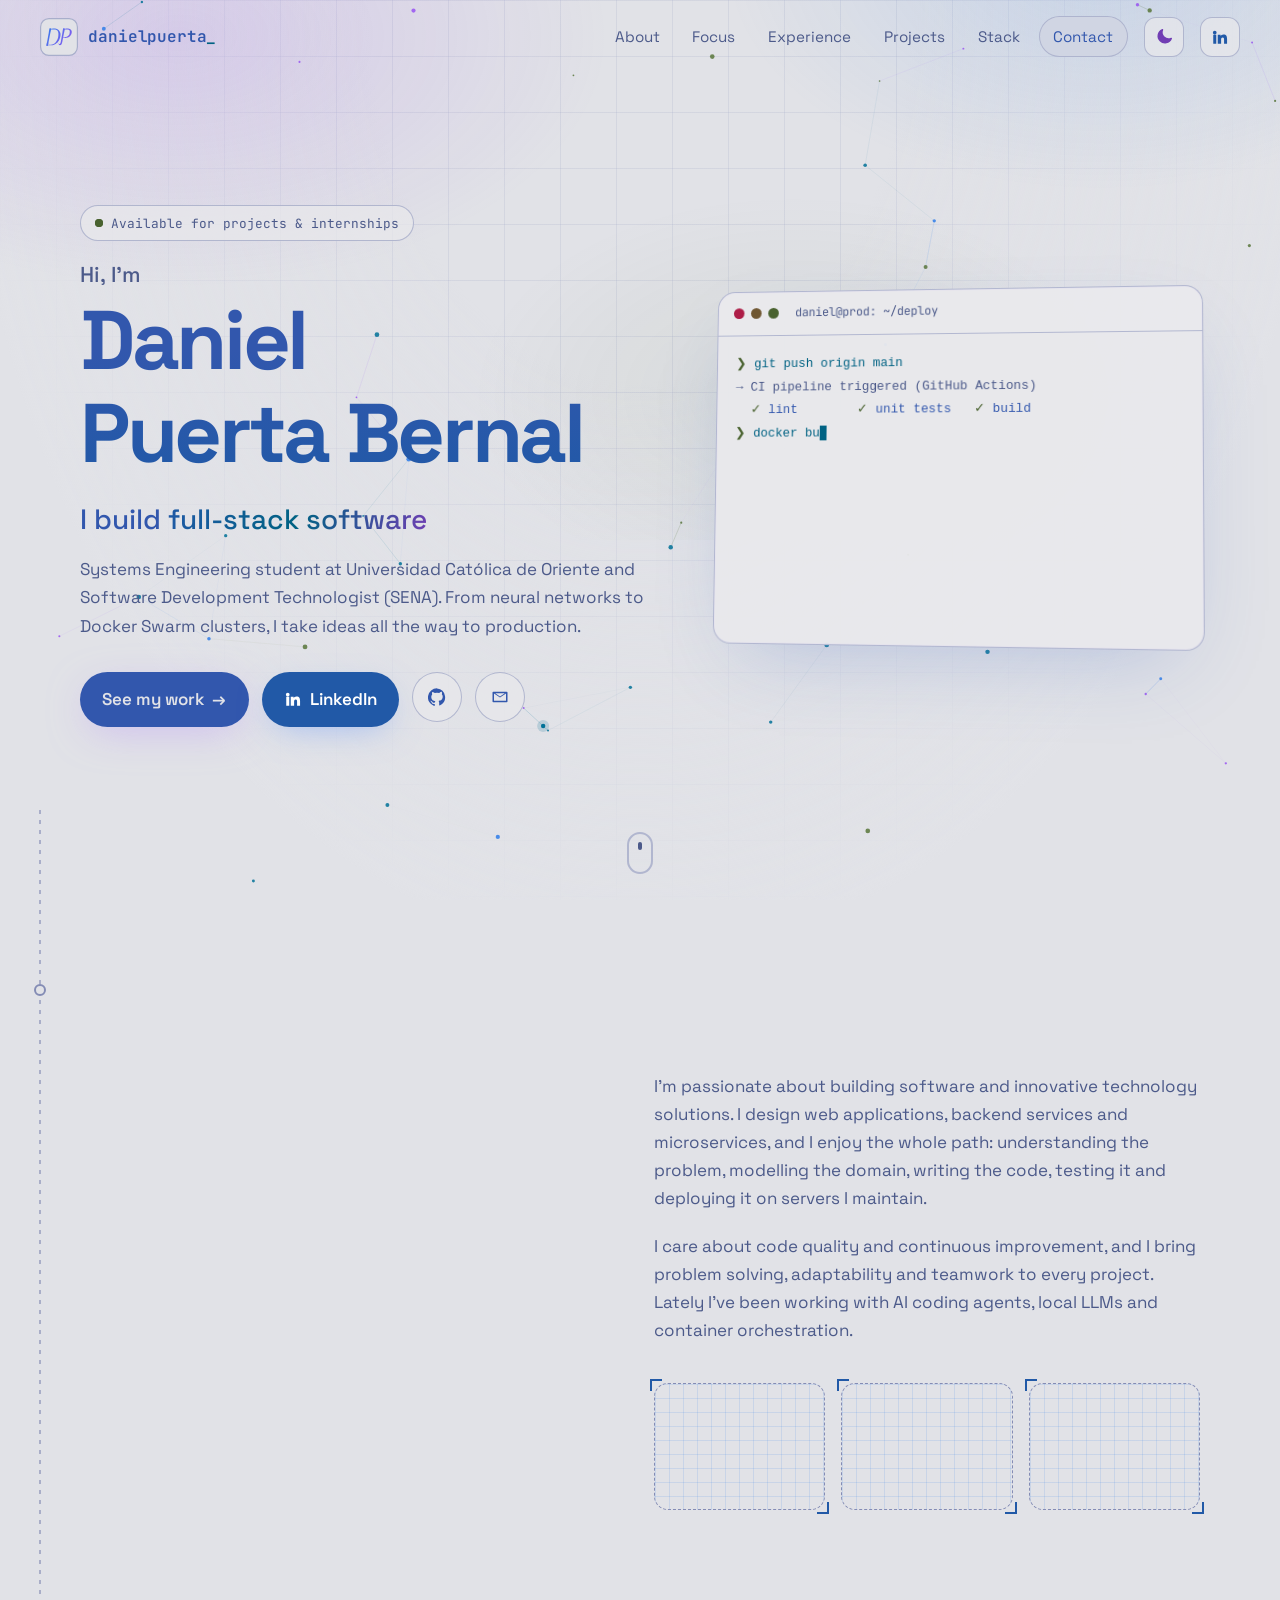
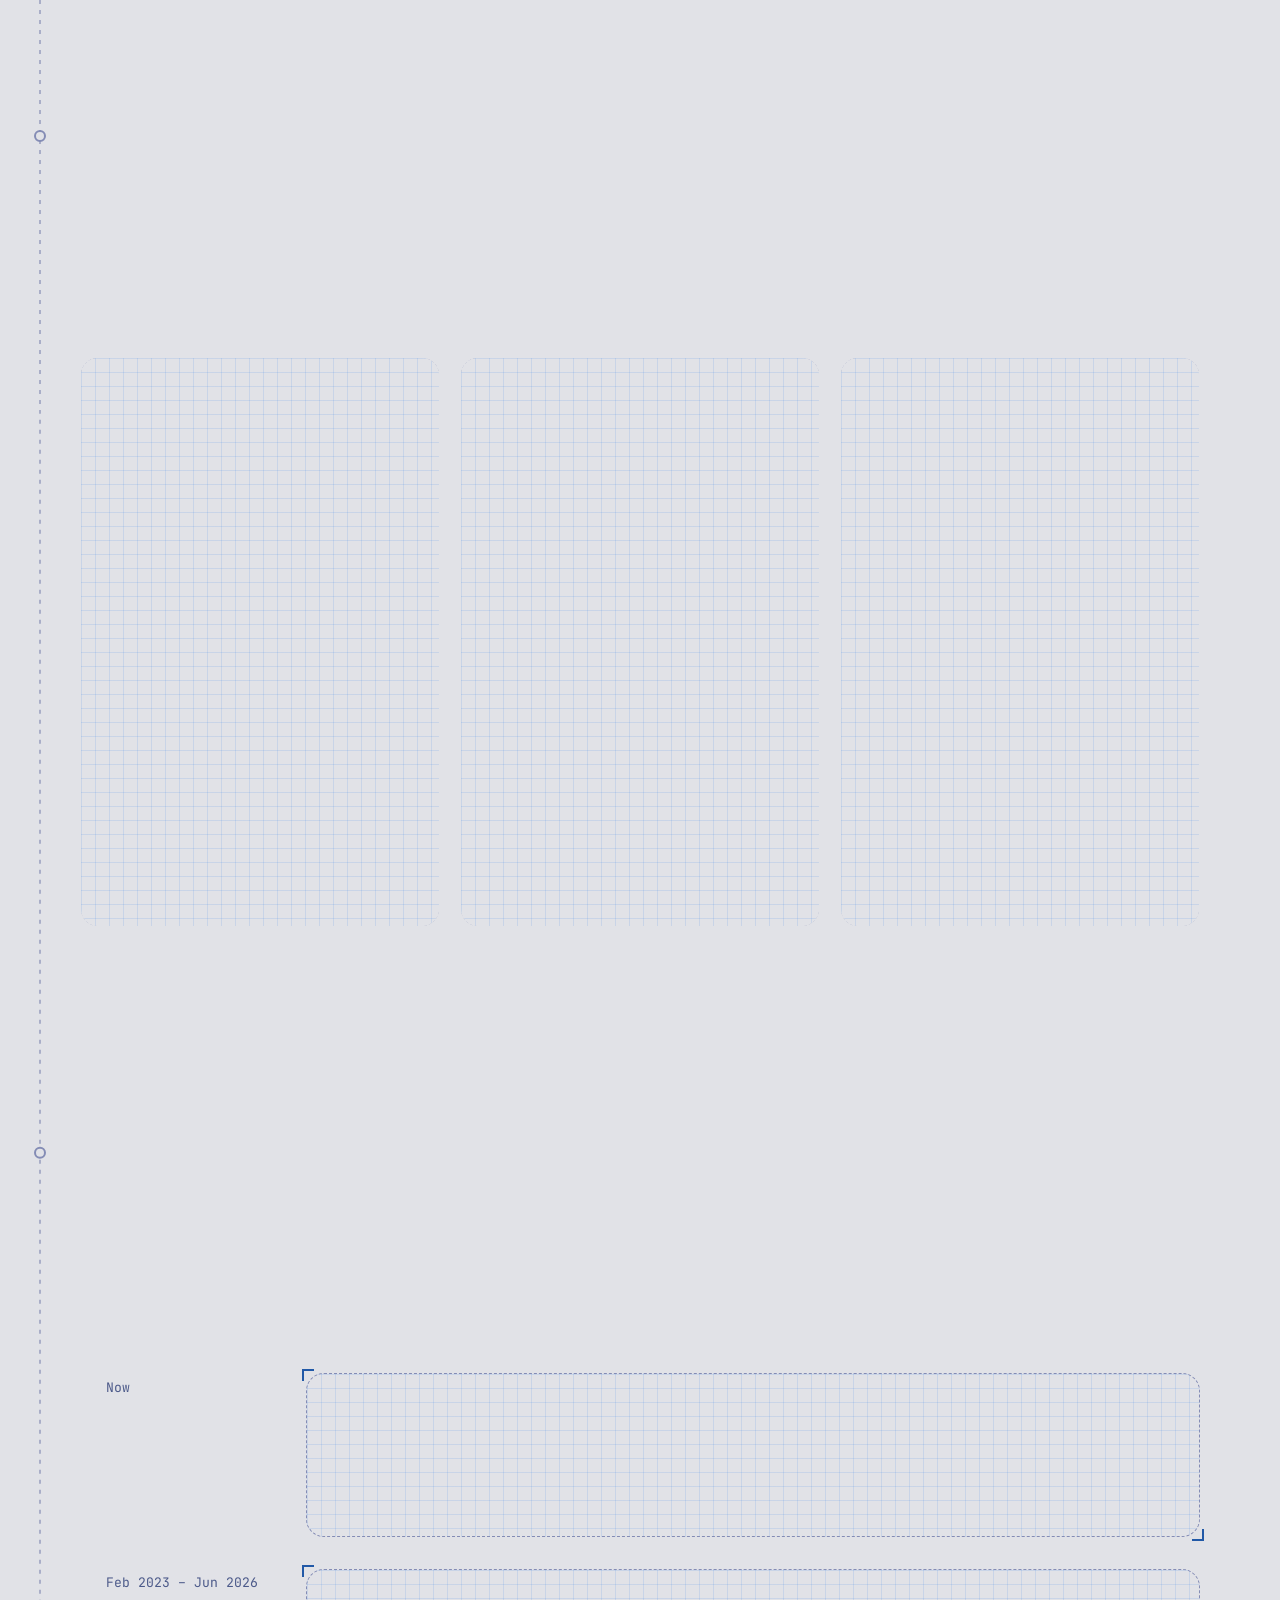
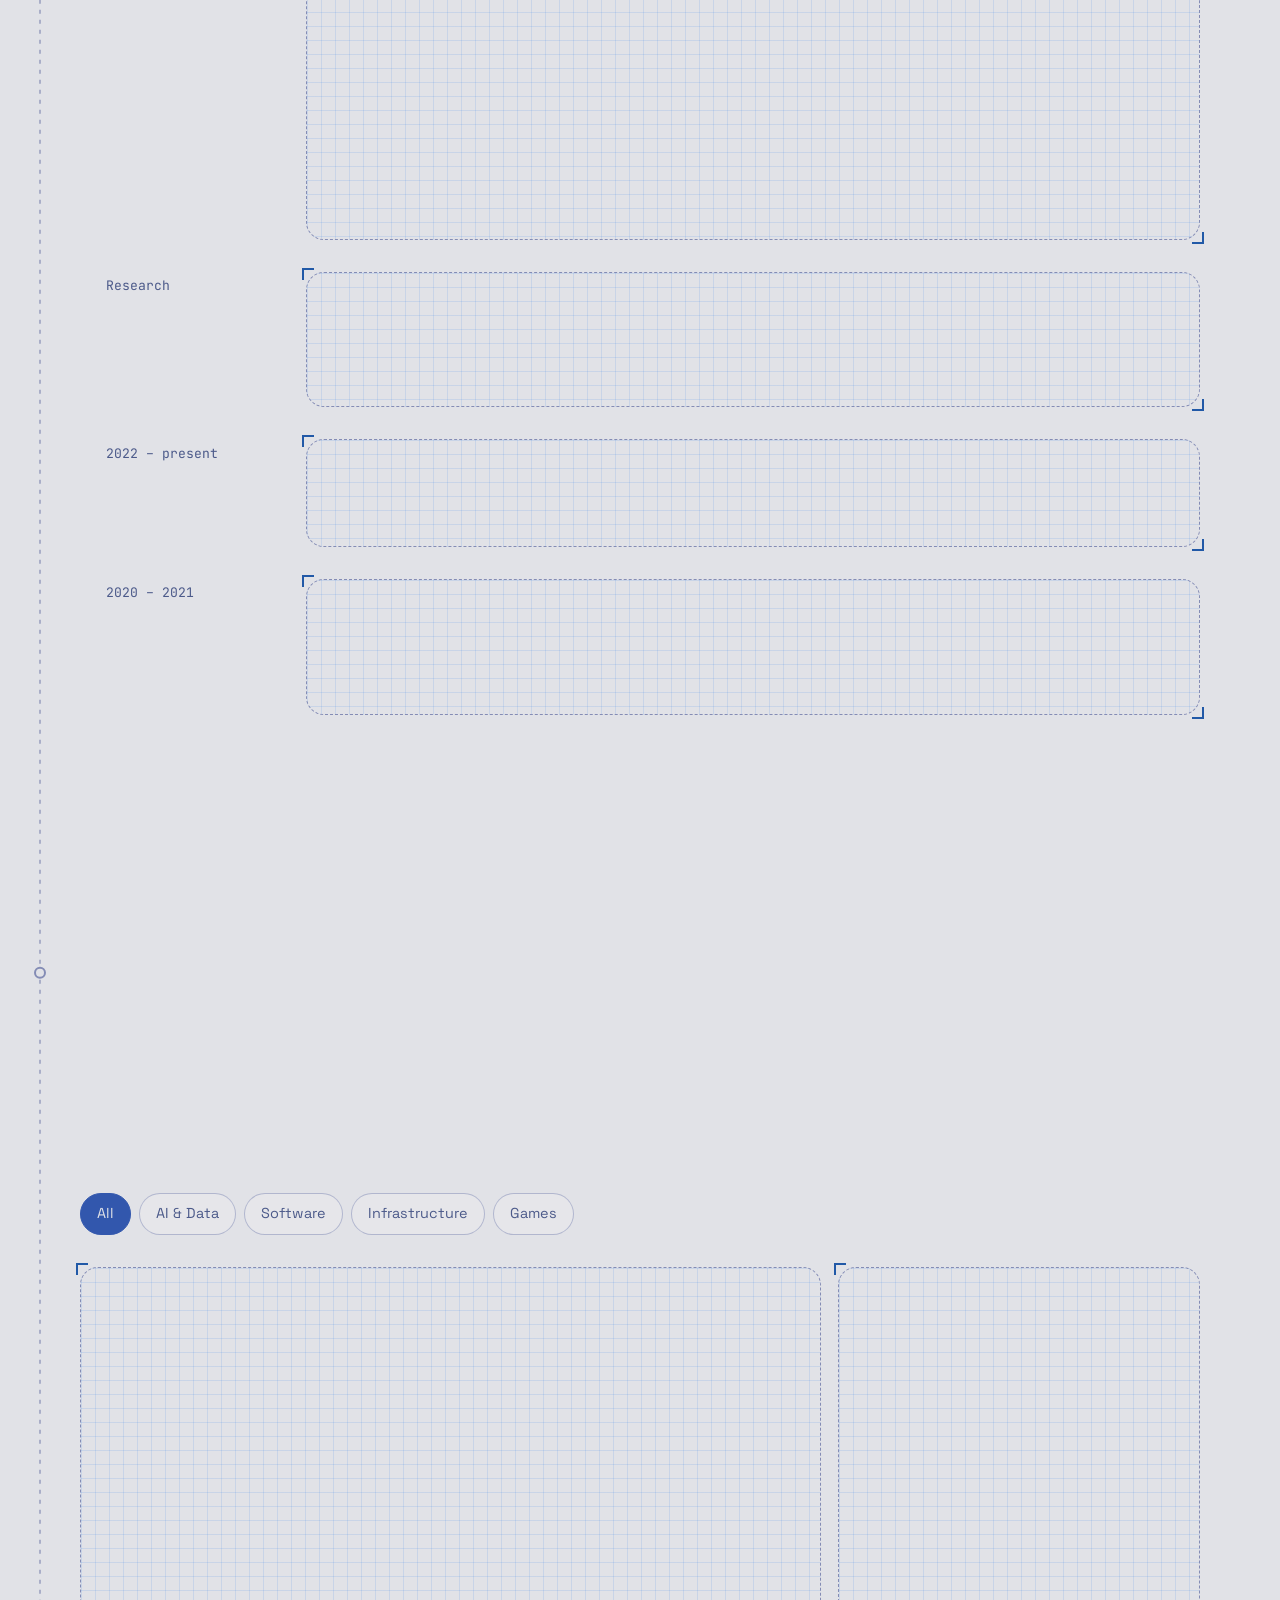
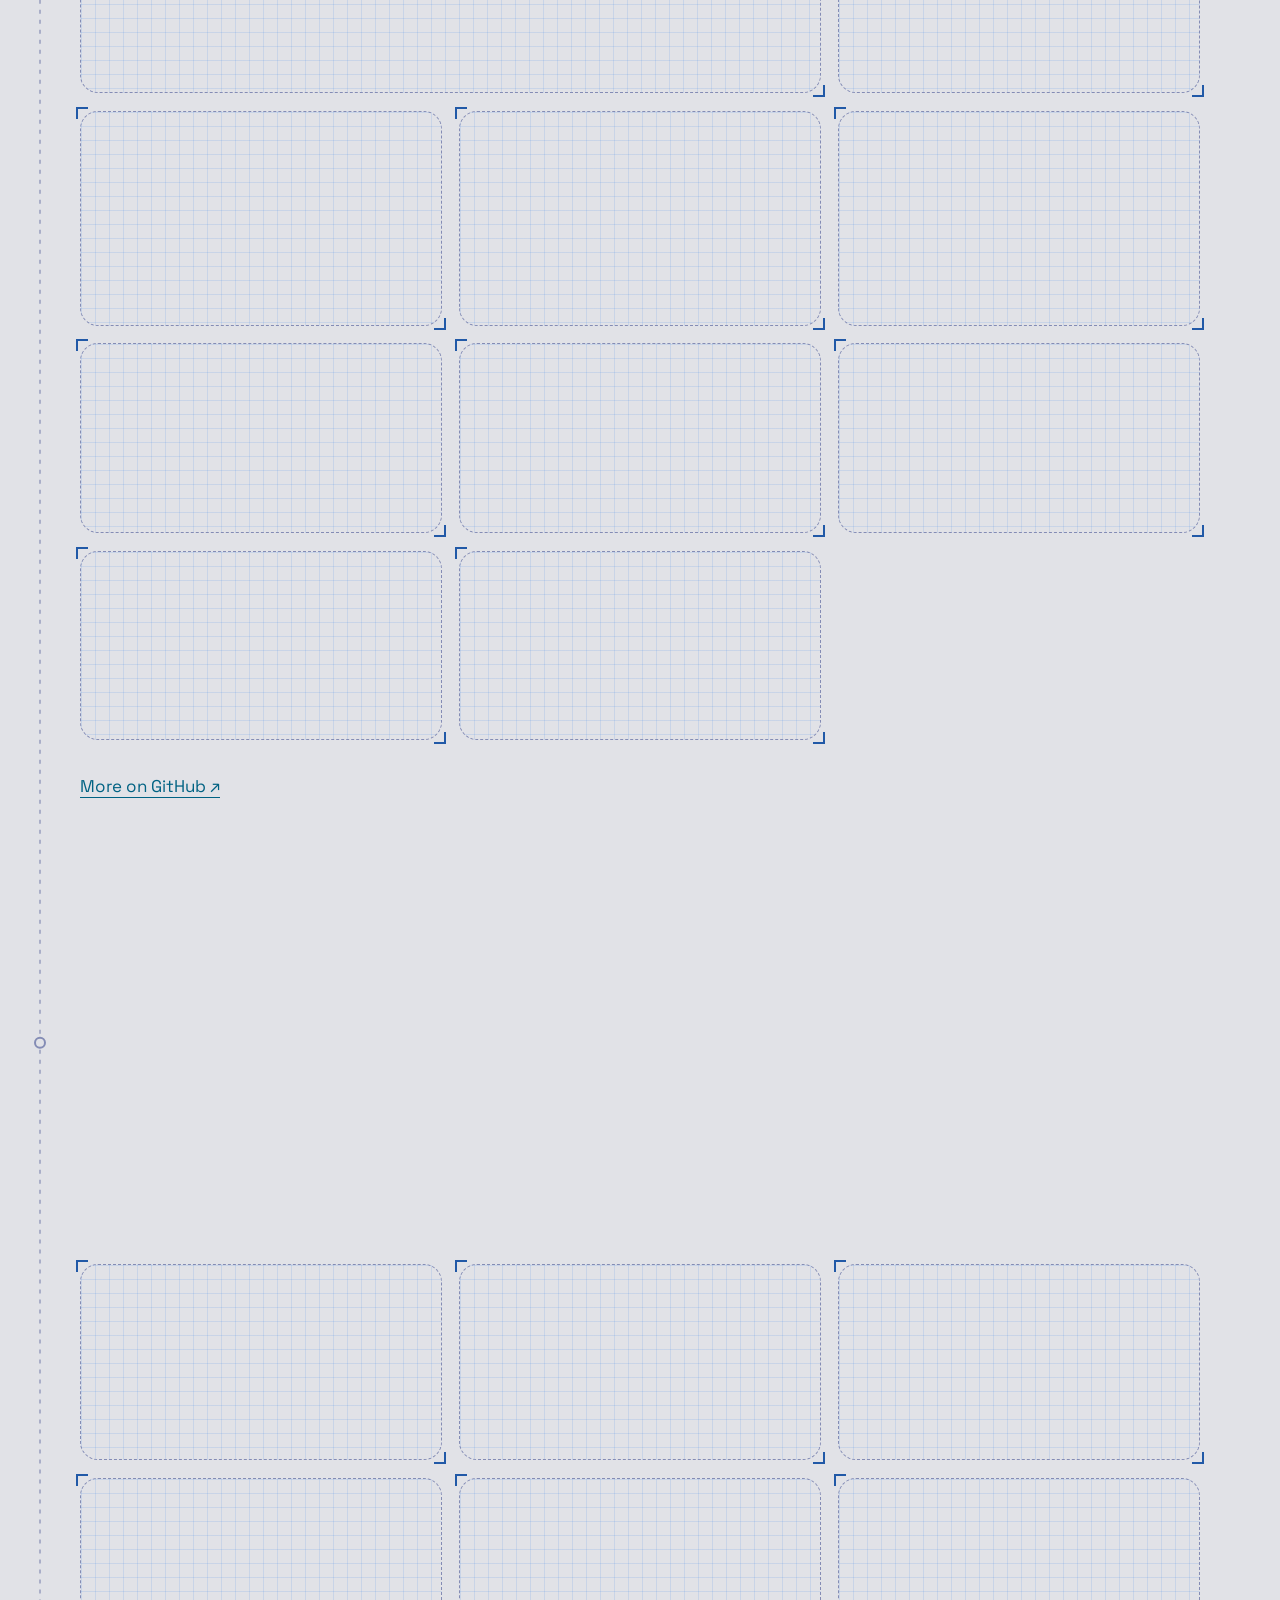
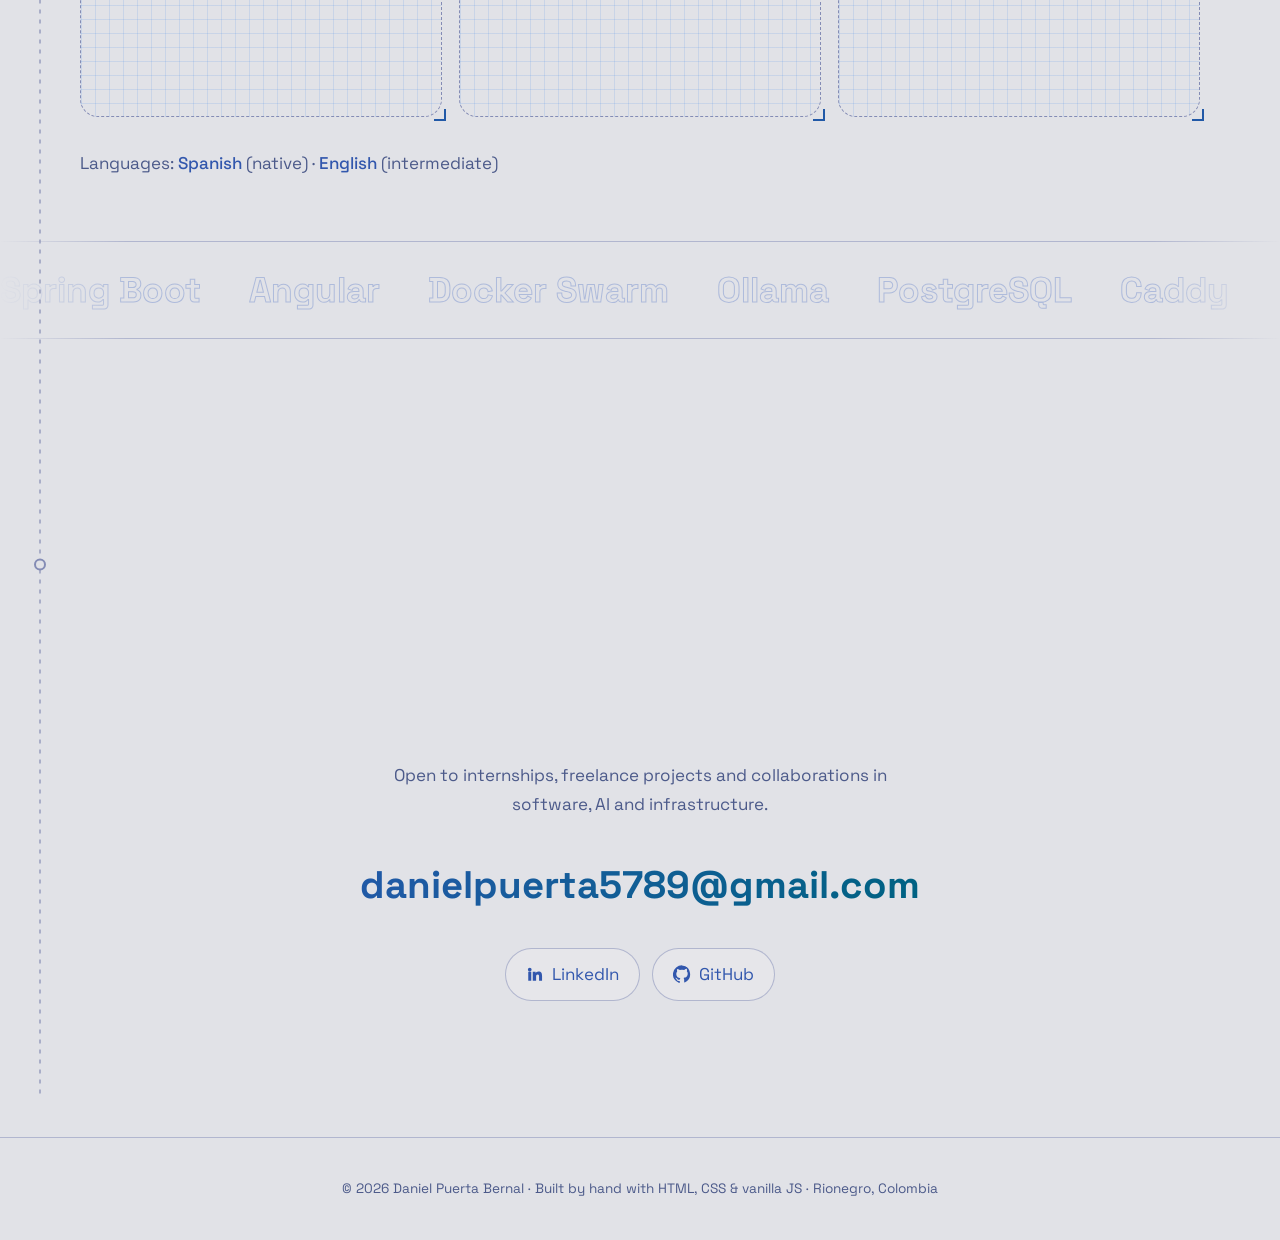
<file: index.html>
<!doctype html>
<html lang="en">
<head>
  <meta charset="utf-8">
  <meta name="viewport" content="width=device-width, initial-scale=1">
  <title>Daniel Puerta Bernal · AI, Software & Infrastructure</title>
  <meta name="description" content="Portfolio of Daniel Puerta Bernal, Systems Engineering student and software developer building AI tooling, full-stack applications and Linux server infrastructure.">
  <meta name="author" content="Daniel Puerta Bernal">
  <meta name="theme-color" content="#1a1b26" media="(prefers-color-scheme: dark)">
  <meta name="theme-color" content="#e1e2e7" media="(prefers-color-scheme: light)">
  <meta name="color-scheme" content="dark light">
  <script>
    /* Apply the saved or system theme before first paint to avoid a flash. */
    (function () {
      var t = null;
      try { t = localStorage.getItem("theme"); } catch (e) {}
      if (t !== "light" && t !== "dark") {
        t = window.matchMedia && matchMedia("(prefers-color-scheme: light)").matches ? "light" : "dark";
      }
      document.documentElement.setAttribute("data-theme", t);
      // Gecko (Firefox, Zen) gets cheaper scroll effects; see .gecko rules in styles.css.
      if (/\bGecko\/\d/.test(navigator.userAgent) && !/like Gecko/.test(navigator.userAgent)) document.documentElement.classList.add("gecko");
    })();
  </script>
  <link rel="canonical" href="https://danielpuertabernal.github.io/">

  <meta property="og:type" content="website">
  <meta property="og:url" content="https://danielpuertabernal.github.io/">
  <meta property="og:title" content="Daniel Puerta Bernal · AI, Software & Infrastructure">
  <meta property="og:description" content="Developer building AI tooling, full-stack software and production Linux infrastructure.">
  <meta property="og:image" content="https://danielpuertabernal.github.io/assets/og.png?v=3">
  <meta property="og:image:width" content="1200">
  <meta property="og:image:height" content="630">
  <meta name="twitter:card" content="summary_large_image">
  <meta name="twitter:title" content="Daniel Puerta Bernal · AI, Software & Infrastructure">
  <meta name="twitter:description" content="Developer building AI tooling, full-stack software and production Linux infrastructure.">
  <meta name="twitter:image" content="https://danielpuertabernal.github.io/assets/og.png?v=3">

  <link rel="icon" href="assets/favicon.svg?v=3" type="image/svg+xml" id="favicon">
  <link rel="icon" href="assets/icon-32.png?v=3" sizes="32x32" type="image/png">
  <link rel="apple-touch-icon" href="assets/icon-180.png?v=3">
  <link rel="preconnect" href="https://fonts.googleapis.com">
  <link rel="preconnect" href="https://fonts.gstatic.com" crossorigin>
  <link href="https://fonts.googleapis.com/css2?family=JetBrains+Mono:wght@400;600&family=Space+Grotesk:wght@400;500;700&display=swap" rel="stylesheet">
  <link rel="stylesheet" href="styles.css?v=6">

  <script type="application/ld+json">
  {
    "@context": "https://schema.org",
    "@type": "Person",
    "name": "Daniel Puerta Bernal",
    "jobTitle": "Software Developer",
    "url": "https://danielpuertabernal.github.io/",
    "email": "mailto:danielpuerta5789@gmail.com",
    "sameAs": [
      "https://www.linkedin.com/in/danielpuertabernal",
      "https://github.com/DanielPuertaBernal"
    ],
    "alumniOf": ["Universidad Católica de Oriente", "SENA"]
  }
  </script>
</head>
<body>
  <a class="skip" href="#main">Skip to content</a>
  <div class="progress" aria-hidden="true"><span></span></div>

  <header class="nav" id="top">
    <a class="brand" href="#top" aria-label="Daniel Puerta Bernal, back to top">
      <svg class="brand-logo" viewBox="0 0 64 64" aria-hidden="true">
        <defs><linearGradient id="brand-g" x1="8" y1="14" x2="58" y2="50" gradientUnits="userSpaceOnUse"><stop offset="0" class="brand-s0"/><stop offset="1" class="brand-s1"/></linearGradient><mask id="brand-draw" maskUnits="userSpaceOnUse" x="0" y="0" width="64" height="64"><path class="brand-stroke" pathLength="1" d="M17.34 18.19 16.95 20.23 16.57 22.26 16.19 24.30 15.80 26.33 15.42 28.37 15.03 30.41 14.65 32.44 14.27 34.48 13.88 36.51 13.50 38.55 13.12 40.58 12.73 42.62 12.35 44.65 12.22 45.33"/><path class="brand-stroke" pathLength="1" d="M17.40 18.77 18.75 18.72 20.10 18.66 21.44 18.61 22.79 18.56 24.27 18.52 25.88 18.67 27.30 19.01 28.55 19.54 29.63 20.24 30.54 21.10 31.28 22.10 31.87 23.22 32.31 24.46 32.60 25.79 32.74 27.20 32.75 28.68 32.63 30.20 32.38 31.76 31.96 33.48 31.41 35.13 30.74 36.68 29.95 38.14 29.06 39.50 28.06 40.74 26.98 41.85 25.81 42.84 24.57 43.68 23.26 44.38 21.89 44.91 20.48 45.28 19.02 45.47 17.66 45.51 16.36 45.53 15.06 45.55 13.76 45.57 13.33 45.58"/><path class="brand-stroke" pathLength="1" d="M40.36 18.19 40.02 20.01 39.69 21.83 39.35 23.64 39.01 25.46 38.67 27.27 38.34 29.09 38.00 30.91 37.66 32.72 37.32 34.54 36.99 36.35 36.65 38.17 36.31 39.98 36.02 41.29 35.66 42.39 35.24 43.28 34.76 43.95 34.23 44.38 33.63 44.58 32.99 44.54 32.29 44.24 31.54 43.69 30.75 42.86 30.75 42.86"/><path class="brand-stroke" pathLength="1" d="M40.42 18.77 41.69 18.71 42.95 18.65 44.22 18.59 45.48 18.52 46.72 18.56 47.80 18.72 48.73 18.98 49.53 19.34 50.19 19.78 50.72 20.30 51.14 20.90 51.44 21.55 51.65 22.27 51.75 23.02 51.77 23.81 51.72 24.64 51.58 25.48 51.36 26.41 51.04 27.33 50.62 28.18 50.12 28.97 49.55 29.68 48.90 30.33 48.18 30.90 47.41 31.40 46.57 31.83 45.69 32.18 44.77 32.46 43.81 32.66 42.81 32.79 41.80 32.84 40.78 32.86 39.77 32.89 38.75 32.91 38.75 32.91"/></mask></defs>
        <rect x="1" y="1" width="62" height="62" rx="14" class="brand-tile"/>
        <g fill="url(#brand-g)" mask="url(#brand-draw)"><path d="M15.90 18.18 15.73 18.85 15.54 19.53 15.41 20.21 15.29 20.89 15.19 21.57 15.09 22.25 14.99 22.93 14.90 23.60 14.80 24.28 14.70 24.96 14.59 25.64 14.47 26.32 14.34 27.00 14.21 27.68 14.09 28.35 13.96 29.03 13.84 29.71 13.71 30.39 13.59 31.07 13.46 31.75 13.34 32.42 13.22 33.10 13.09 33.78 12.97 34.46 12.85 35.14 12.72 35.82 12.60 36.49 12.47 37.17 12.35 37.85 12.22 38.53 12.09 39.21 11.97 39.89 11.82 40.57 11.63 41.24 11.42 41.92 11.21 42.60 11.03 43.28 10.88 43.95 10.72 44.63 10.57 45.31 10.50 45.64 10.50 45.97 10.57 46.29 10.71 46.59 10.93 46.83 11.20 47.02 11.52 47.14 11.87 47.19 12.24 47.15 12.60 47.04 12.95 46.86 13.25 46.62 13.50 46.33 13.70 46.01 13.82 45.68 13.88 45.35 13.98 44.67 14.08 43.99 14.18 43.31 14.25 42.63 14.30 41.96 14.35 41.28 14.42 40.60 14.53 39.92 14.65 39.24 14.78 38.56 14.91 37.88 15.04 37.20 15.17 36.53 15.30 35.85 15.43 35.17 15.57 34.49 15.70 33.81 15.83 33.13 15.96 32.46 16.09 31.78 16.23 31.10 16.36 30.42 16.49 29.74 16.62 29.06 16.75 28.39 16.88 27.71 17.01 27.03 17.14 26.35 17.27 25.67 17.41 24.99 17.57 24.32 17.73 23.64 17.89 22.96 18.05 22.28 18.21 21.60 18.36 20.93 18.50 20.25 18.62 19.57 18.69 18.89 18.78 18.21 16.66 16.81Z"/><path d="M17.33 19.30 17.77 19.29 18.22 19.29 18.67 19.30 19.11 19.32 19.56 19.34 20.00 19.36 20.45 19.37 20.89 19.37 21.34 19.36 21.79 19.34 22.24 19.33 22.69 19.31 23.14 19.30 23.57 19.29 24.11 19.31 24.63 19.34 25.13 19.40 25.61 19.48 26.06 19.57 26.50 19.69 26.91 19.82 27.31 19.97 27.68 20.13 28.04 20.31 28.38 20.51 28.69 20.74 28.99 20.98 29.26 21.25 29.50 21.53 29.73 21.83 29.93 22.14 30.11 22.47 30.27 22.81 30.42 23.16 30.54 23.53 30.65 23.90 30.73 24.28 30.81 24.67 30.87 25.07 30.92 25.47 30.95 25.88 30.98 26.30 30.99 26.72 31.00 27.15 31.00 27.58 30.99 28.02 30.98 28.47 30.96 28.92 30.94 29.37 30.90 29.83 30.86 30.30 30.80 30.77 30.74 31.24 30.66 31.72 30.56 32.26 30.45 32.78 30.33 33.30 30.19 33.81 30.04 34.31 29.87 34.80 29.69 35.28 29.50 35.75 29.29 36.21 29.07 36.66 28.83 37.09 28.60 37.52 28.36 37.95 28.12 38.36 27.87 38.77 27.62 39.17 27.36 39.57 27.10 39.96 26.82 40.34 26.53 40.71 26.24 41.07 25.93 41.42 25.61 41.75 25.28 42.08 24.93 42.38 24.57 42.68 24.20 42.95 23.82 43.20 23.43 43.44 23.02 43.65 22.61 43.84 22.19 44.01 21.77 44.16 21.34 44.30 20.90 44.44 20.46 44.56 20.01 44.67 19.55 44.77 19.09 44.85 18.61 44.92 18.18 44.96 17.74 45.01 17.30 45.06 16.86 45.11 16.42 45.15 15.98 45.19 15.55 45.23 15.11 45.26 14.67 45.29 14.24 45.31 13.80 45.33 13.37 45.34 12.43 45.59 13.29 45.82 13.72 45.81 14.16 45.82 14.59 45.82 15.02 45.84 15.44 45.86 15.87 45.88 16.30 45.91 16.73 45.94 17.15 45.97 17.58 46.00 18.01 46.04 18.44 46.07 18.95 46.09 19.47 46.09 19.98 46.06 20.50 46.00 21.01 45.92 21.52 45.80 22.02 45.66 22.52 45.50 23.01 45.31 23.50 45.10 23.98 44.89 24.46 44.66 24.93 44.42 25.41 44.16 25.88 43.89 26.35 43.60 26.81 43.30 27.27 42.98 27.72 42.64 28.17 42.29 28.60 41.91 29.03 41.52 29.45 41.10 29.85 40.67 30.24 40.22 30.62 39.75 30.97 39.26 31.31 38.76 31.62 38.24 31.91 37.70 32.19 37.16 32.46 36.60 32.71 36.03 32.95 35.45 33.18 34.87 33.39 34.27 33.59 33.67 33.77 33.05 33.94 32.43 34.09 31.80 34.21 31.24 34.31 30.67 34.40 30.11 34.46 29.55 34.51 28.99 34.54 28.44 34.55 27.89 34.53 27.35 34.49 26.82 34.42 26.29 34.33 25.78 34.22 25.28 34.08 24.79 33.93 24.31 33.75 23.85 33.55 23.40 33.34 22.97 33.10 22.55 32.85 22.14 32.58 21.76 32.30 21.39 31.99 21.03 31.68 20.69 31.35 20.37 31.00 20.07 30.64 19.78 30.27 19.50 29.88 19.24 29.48 19.00 29.06 18.77 28.63 18.56 28.17 18.37 27.70 18.20 27.20 18.06 26.69 17.94 26.15 17.85 25.59 17.79 25.02 17.75 24.42 17.74 23.81 17.75 23.35 17.78 22.90 17.80 22.45 17.82 22.00 17.85 21.55 17.86 21.10 17.89 20.64 17.93 20.19 17.97 19.74 18.02 19.28 18.08 18.83 18.13 18.37 18.18 17.92 18.21 17.47 18.24Z"/><path d="M38.92 18.18 38.78 18.79 38.62 19.39 38.48 20.00 38.37 20.60 38.26 21.21 38.17 21.81 38.08 22.42 37.99 23.02 37.90 23.63 37.82 24.23 37.73 24.84 37.64 25.44 37.55 26.05 37.45 26.66 37.34 27.26 37.23 27.87 37.12 28.47 37.00 29.08 36.89 29.68 36.78 30.29 36.67 30.89 36.56 31.50 36.45 32.10 36.34 32.71 36.24 33.31 36.13 33.92 36.02 34.52 35.91 35.13 35.80 35.74 35.69 36.34 35.58 36.95 35.47 37.55 35.36 38.16 35.25 38.76 35.14 39.37 35.03 39.97 34.95 40.40 34.86 40.80 34.76 41.17 34.65 41.52 34.54 41.83 34.41 42.11 34.29 42.37 34.17 42.58 34.06 42.77 33.96 42.92 33.87 43.03 33.79 43.12 33.74 43.17 33.72 43.22 33.71 43.25 33.71 43.28 33.71 43.33 33.69 43.39 33.63 43.45 33.53 43.52 33.39 43.58 33.20 43.63 32.97 43.66 32.71 43.66 32.41 43.63 32.09 43.56 31.77 43.45 31.44 43.29 31.12 43.07 30.83 42.78 30.28 42.34 30.66 42.94 30.91 43.27 31.13 43.60 31.32 43.92 31.50 44.24 31.68 44.55 31.87 44.83 32.08 45.09 32.32 45.31 32.59 45.50 32.88 45.65 33.22 45.74 33.58 45.78 33.96 45.76 34.36 45.67 34.74 45.52 35.10 45.31 35.44 45.06 35.73 44.77 35.99 44.46 36.22 44.14 36.43 43.79 36.61 43.43 36.77 43.06 36.91 42.67 37.04 42.27 37.16 41.85 37.28 41.41 37.39 40.96 37.50 40.49 37.59 40.00 37.71 39.39 37.82 38.79 37.94 38.18 38.05 37.58 38.17 36.97 38.28 36.37 38.40 35.76 38.51 35.15 38.63 34.55 38.75 33.94 38.86 33.34 38.98 32.73 39.09 32.13 39.21 31.52 39.32 30.92 39.44 30.31 39.55 29.71 39.67 29.10 39.78 28.50 39.89 27.89 40.01 27.29 40.13 26.68 40.25 26.08 40.38 25.47 40.52 24.87 40.65 24.26 40.79 23.66 40.93 23.05 41.07 22.45 41.20 21.84 41.33 21.24 41.45 20.63 41.57 20.02 41.65 19.42 41.71 18.81 41.80 18.21 39.67 16.82Z"/><path d="M40.35 19.30 40.78 19.29 41.19 19.30 41.61 19.31 42.03 19.33 42.44 19.36 42.86 19.37 43.28 19.37 43.70 19.35 44.12 19.34 44.54 19.32 44.96 19.31 45.36 19.30 45.76 19.32 46.14 19.35 46.50 19.38 46.85 19.43 47.18 19.49 47.49 19.55 47.78 19.62 48.06 19.70 48.31 19.79 48.55 19.90 48.77 20.02 48.97 20.15 49.15 20.29 49.31 20.45 49.45 20.61 49.57 20.77 49.68 20.95 49.78 21.12 49.85 21.30 49.92 21.48 49.97 21.67 50.01 21.86 50.05 22.05 50.07 22.24 50.09 22.43 50.10 22.63 50.10 22.82 50.10 23.02 50.10 23.23 50.09 23.43 50.08 23.64 50.07 23.85 50.05 24.07 50.03 24.29 50.01 24.51 49.99 24.74 49.97 24.97 49.94 25.20 49.91 25.44 49.87 25.69 49.83 25.97 49.78 26.23 49.73 26.48 49.67 26.73 49.60 26.97 49.52 27.21 49.44 27.44 49.34 27.66 49.24 27.88 49.12 28.09 49.00 28.29 48.86 28.49 48.72 28.68 48.57 28.86 48.40 29.04 48.24 29.21 48.07 29.38 47.89 29.55 47.71 29.72 47.53 29.89 47.34 30.05 47.14 30.22 46.93 30.38 46.72 30.55 46.50 30.71 46.27 30.86 46.03 31.02 45.78 31.16 45.52 31.30 45.25 31.43 44.98 31.55 44.70 31.66 44.41 31.76 44.11 31.84 43.81 31.92 43.50 31.97 43.19 32.01 42.88 32.06 42.56 32.10 42.23 32.16 41.89 32.21 41.55 32.27 41.20 32.33 40.85 32.40 40.51 32.46 40.16 32.51 39.82 32.56 39.47 32.60 39.13 32.63 38.79 32.65 37.82 32.94 38.71 33.18 39.05 33.18 39.38 33.19 39.72 33.21 40.05 33.25 40.38 33.29 40.71 33.33 41.04 33.38 41.37 33.43 41.70 33.47 42.04 33.51 42.40 33.52 42.75 33.52 43.10 33.50 43.46 33.45 43.81 33.41 44.15 33.36 44.50 33.31 44.84 33.26 45.19 33.20 45.53 33.13 45.87 33.06 46.21 32.98 46.55 32.89 46.88 32.79 47.22 32.68 47.55 32.55 47.88 32.41 48.20 32.26 48.52 32.09 48.84 31.91 49.14 31.71 49.44 31.50 49.73 31.27 50.01 31.03 50.27 30.77 50.53 30.50 50.77 30.22 51.01 29.94 51.25 29.64 51.47 29.34 51.69 29.03 51.90 28.71 52.10 28.38 52.29 28.04 52.47 27.69 52.64 27.34 52.79 26.97 52.94 26.60 53.07 26.21 53.18 25.83 53.26 25.51 53.33 25.18 53.39 24.86 53.44 24.53 53.47 24.21 53.49 23.88 53.50 23.56 53.49 23.24 53.46 22.92 53.42 22.61 53.36 22.30 53.28 22.00 53.19 21.71 53.08 21.42 52.95 21.14 52.81 20.87 52.66 20.61 52.48 20.36 52.30 20.13 52.10 19.90 51.89 19.69 51.66 19.48 51.43 19.30 51.18 19.12 50.92 18.95 50.65 18.80 50.37 18.65 50.08 18.52 49.78 18.39 49.47 18.28 49.15 18.16 48.82 18.06 48.47 17.96 48.11 17.89 47.74 17.82 47.34 17.78 46.93 17.74 46.51 17.73 46.07 17.73 45.60 17.74 45.16 17.78 44.74 17.81 44.31 17.83 43.89 17.86 43.47 17.88 43.04 17.92 42.62 17.98 42.19 18.04 41.76 18.10 41.34 18.16 40.91 18.21 40.49 18.24Z"/></g>
      </svg>
      <span class="brand-text" aria-hidden="true">danielpuerta<span class="brand-cursor">_</span></span>
    </a>
    <button class="nav-toggle" aria-expanded="false" aria-controls="nav-links" aria-label="Open menu">
      <span></span><span></span>
    </button>
    <nav aria-label="Main">
      <ul id="nav-links" class="nav-links">
        <li><a href="#about">About</a></li>
        <li><a href="#pillars">Focus</a></li>
        <li><a href="#experience">Experience</a></li>
        <li><a href="#projects">Projects</a></li>
        <li><a href="#stack">Stack</a></li>
        <li><a href="#contact" class="nav-cta">Contact</a></li>
      </ul>
    </nav>
    <button class="theme-toggle" type="button" aria-label="Switch to light theme"><svg class="icon-sun" viewBox="0 0 24 24" aria-hidden="true"><circle cx="12" cy="12" r="4.2"/><path d="M12 2.5v2.2M12 19.3v2.2M2.5 12h2.2M19.3 12h2.2M5.3 5.3l1.6 1.6M17.1 17.1l1.6 1.6M5.3 18.7l1.6-1.6M17.1 6.9l1.6-1.6"/></svg><svg class="icon-moon" viewBox="0 0 24 24" aria-hidden="true"><path d="M20.5 14.6A8.5 8.5 0 0 1 9.4 3.5a8.5 8.5 0 1 0 11.1 11.1z"/></svg></button>
    <a class="nav-in" href="https://www.linkedin.com/in/danielpuertabernal" target="_blank" rel="noopener" aria-label="LinkedIn profile (opens in a new tab)"><svg viewBox="0 0 24 24" aria-hidden="true"><path d="M4.98 3.5a2.5 2.5 0 1 1 0 5 2.5 2.5 0 0 1 0-5zM3 9h4v12H3zM9 9h3.8v1.7h.05c.53-1 1.84-2.05 3.78-2.05 4.04 0 4.79 2.66 4.79 6.12V21h-4v-5.5c0-1.31-.02-3-1.83-3-1.83 0-2.11 1.43-2.11 2.9V21H9z"/></svg></a>
  </header>

  <main id="main">
    <!-- HERO -->
    <section class="hero" aria-labelledby="hero-title">
      <canvas id="net" aria-hidden="true"></canvas>
      <div class="hero-glow" aria-hidden="true"></div>
      <div class="hero-inner">
        <div class="hero-copy">
          <p class="eyebrow"><span class="dot" aria-hidden="true"></span> Available for projects &amp; internships</p>
          <h1 id="hero-title">
            <span class="hero-hello">Hi, I'm</span>
            <span class="hero-name">Daniel Puerta&nbsp;Bernal</span>
          </h1>
          <p class="hero-role">
            I build <span class="rotator" aria-live="off"><span class="rotator-word" data-words='["AI-powered tools","full-stack software","server infrastructure","things that ship"]'>AI-powered tools</span></span>
          </p>
          <p class="hero-sub">Systems Engineering student at Universidad Católica de Oriente and Software Development Technologist (SENA). From neural networks to Docker Swarm clusters, I take ideas all the way to production.</p>
          <div class="hero-actions">
            <a class="btn btn-primary" href="#projects">See my work <span aria-hidden="true">→</span></a>
            <a class="btn btn-linkedin" href="https://www.linkedin.com/in/danielpuertabernal" target="_blank" rel="noopener"><svg viewBox="0 0 24 24" aria-hidden="true"><path d="M4.98 3.5a2.5 2.5 0 1 1 0 5 2.5 2.5 0 0 1 0-5zM3 9h4v12H3zM9 9h3.8v1.7h.05c.53-1 1.84-2.05 3.78-2.05 4.04 0 4.79 2.66 4.79 6.12V21h-4v-5.5c0-1.31-.02-3-1.83-3-1.83 0-2.11 1.43-2.11 2.9V21H9z"/></svg>LinkedIn</a>
            <a class="btn-icon" href="https://github.com/DanielPuertaBernal" target="_blank" rel="noopener" aria-label="GitHub profile (opens in a new tab)"><svg viewBox="0 0 24 24" aria-hidden="true"><path d="M12 .5a12 12 0 0 0-3.8 23.4c.6.1.8-.3.8-.6v-2.1c-3.3.7-4-1.6-4-1.6-.6-1.4-1.4-1.8-1.4-1.8-1.1-.7.1-.7.1-.7 1.2.1 1.9 1.2 1.9 1.2 1.1 1.8 2.8 1.3 3.5 1 .1-.8.4-1.3.8-1.6-2.7-.3-5.5-1.3-5.5-5.9 0-1.3.5-2.4 1.2-3.2-.1-.3-.5-1.5.1-3.2 0 0 1-.3 3.3 1.2a11.5 11.5 0 0 1 6 0C17.3 4.6 18.3 5 18.3 5c.7 1.7.3 2.9.1 3.2.8.8 1.2 1.9 1.2 3.2 0 4.6-2.8 5.6-5.5 5.9.4.4.8 1.1.8 2.2v3.3c0 .3.2.7.8.6A12 12 0 0 0 12 .5z"/></svg></a>
            <a class="btn-icon" href="mailto:danielpuerta5789@gmail.com" aria-label="Email danielpuerta5789@gmail.com"><svg viewBox="0 0 24 24" aria-hidden="true"><path d="M3 5h18a1 1 0 0 1 1 1v12a1 1 0 0 1-1 1H3a1 1 0 0 1-1-1V6a1 1 0 0 1 1-1zm1 2.4V17h16V7.4l-8 5.3zM5.6 7 12 11.2 18.4 7z"/></svg></a>
          </div>
        </div>

        <div class="terminal reveal" role="img" aria-label="Terminal animation showing a deployment: tests pass, a Docker image is built, and a service is rolled out with three replicas behind HTTPS.">
          <div class="terminal-bar" aria-hidden="true">
            <span></span><span></span><span></span>
            <p>daniel@prod: ~/deploy</p>
          </div>
          <pre class="terminal-body" aria-hidden="true"><code id="term"></code><span class="caret"></span></pre>
        </div>
      </div>
      <a class="scroll-hint" href="#about" aria-label="Scroll to About"><span></span></a>
    </section>

    <!-- ABOUT -->
    <section id="about" class="section" aria-labelledby="about-title">
      <div class="container about-grid">
        <div>
          <p class="kicker reveal">01 / about</p>
          <h2 id="about-title" class="reveal">Turning complex requirements into products that <em>work</em>.</h2>
        </div>
        <div class="about-text">
          <p class="reveal">I'm passionate about building software and innovative technology solutions. I design web applications, backend services and microservices, and I enjoy the whole path: understanding the problem, modelling the domain, writing the code, testing it and deploying it on servers I maintain.</p>
          <p class="reveal">I care about code quality and continuous improvement, and I bring problem solving, adaptability and teamwork to every project. Lately I've been working with AI coding agents, local LLMs and container orchestration.</p>
          <ul class="stats reveal" aria-label="Highlights">
            <li><strong data-count="10">10</strong><span>th semester, Systems Engineering</span></li>
            <li><strong data-count="3">3</strong><span>+ years building university systems</span></li>
            <li><strong data-count="15">15</strong><span>+ repositories on GitHub</span></li>
          </ul>
        </div>
      </div>
    </section>

    <!-- PILLARS -->
    <section id="pillars" class="section" aria-labelledby="pillars-title">
      <div class="container">
        <p class="kicker reveal">02 / focus</p>
        <h2 id="pillars-title" class="reveal">Three pillars, one engineer.</h2>
        <div class="pillars">
          <article class="pillar reveal" style="--accent: var(--violet)">
            <div class="pillar-icon" aria-hidden="true">
              <svg viewBox="0 0 48 48"><circle cx="12" cy="14" r="4"/><circle cx="36" cy="10" r="4"/><circle cx="24" cy="26" r="5"/><circle cx="10" cy="38" r="4"/><circle cx="38" cy="36" r="4"/><path d="M15 16l6 7M33 13l-6 9M21 29l-8 7M27 29l8 5"/></svg>
            </div>
            <h3>Artificial Intelligence</h3>
            <p>Putting models to work inside real development and data workflows.</p>
            <ul>
              <li>AI coding agents with review, testing and persistent memory</li>
              <li>Local LLMs with Ollama for assisted data extraction from documents</li>
              <li>Model Context Protocol (MCP) workflows</li>
              <li>Neural network that estimates salaries: TensorFlow, scikit-learn, Pandas, Jupyter, Streamlit</li>
            </ul>
          </article>

          <article class="pillar reveal" style="--accent: var(--cyan)">
            <div class="pillar-icon" aria-hidden="true">
              <svg viewBox="0 0 48 48"><path d="M17 14L7 24l10 10M31 14l10 10-10 10M27 9l-6 30"/></svg>
            </div>
            <h3>Software Development</h3>
            <p>Full-stack products, from the domain model to the interface.</p>
            <ul>
              <li>Frontend: Angular, React, TypeScript, JavaScript, HTML5, CSS3</li>
              <li>Backend: Java (Spring Boot), Node.js (Express, Knex), Python, REST APIs</li>
              <li>RabbitMQ messaging, design patterns and Domain-Driven Design</li>
              <li>Testing with JUnit, Postman and Swagger</li>
              <li>Mobile with Kotlin/Android · games with Unity (C#) and Rust + Bevy</li>
            </ul>
          </article>

          <article class="pillar reveal" style="--accent: var(--green)">
            <div class="pillar-icon" aria-hidden="true">
              <svg viewBox="0 0 48 48"><rect x="8" y="8" width="32" height="10" rx="2"/><rect x="8" y="22" width="32" height="10" rx="2"/><path d="M14 13h2M14 27h2M24 32v8M14 40h20"/></svg>
            </div>
            <h3>Servers &amp; Infrastructure</h3>
            <p>Running applications in production on Linux, reliably.</p>
            <ul>
              <li>Production Linux servers, Docker, Docker Compose, Portainer</li>
              <li>Docker Swarm clusters with service replicas and routing-mesh load balancing</li>
              <li>Nginx and Caddy reverse proxies with HTTPS</li>
              <li>CI/CD with Gitea Actions and GitHub Actions</li>
              <li>MinIO (S3 storage), GlitchTip (error monitoring), Windmill (automations)</li>
            </ul>
          </article>
        </div>
      </div>
    </section>

    <!-- EXPERIENCE -->
    <section id="experience" class="section" aria-labelledby="exp-title">
      <div class="container">
        <p class="kicker reveal">03 / journey</p>
        <h2 id="exp-title" class="reveal">Experience &amp; education.</h2>

        <ol class="timeline">
          <li class="tl-item reveal">
            <span class="tl-date">Now</span>
            <div class="tl-card">
              <h3>IT Intern</h3>
              <p class="tl-org">Universidad Católica de Oriente · Rionegro, Colombia</p>
              <p>Deploying and maintaining institutional applications on Linux servers: containers, reverse proxies, CI/CD pipelines and monitoring.</p>
            </div>
          </li>
          <li class="tl-item reveal">
            <span class="tl-date">Feb 2023 – Jun 2026</span>
            <div class="tl-card">
              <h3>Student Assistant (Monitor)</h3>
              <p class="tl-org">Universidad Católica de Oriente · Center of Teaching Services</p>
              <ul>
                <li>Co-designed and built a management system for classrooms, key handover and institutional resource loans.</li>
                <li>Implemented registration, query and administration features that improved traceability.</li>
                <li>Integrated card-based authentication devices (IoT / NFC with ESP32).</li>
                <li>Digitized institutional data and provided technical support in classrooms.</li>
              </ul>
            </div>
          </li>
          <li class="tl-item reveal">
            <span class="tl-date">Research</span>
            <div class="tl-card">
              <h3>Research Assistant · COGNICARE</h3>
              <p class="tl-org">Universidad Católica de Oriente</p>
              <p>Critical reading module: training plans and performance reports for university students.</p>
            </div>
          </li>
          <li class="tl-item reveal">
            <span class="tl-date">2022 – present</span>
            <div class="tl-card">
              <h3>B.Sc. Systems Engineering</h3>
              <p class="tl-org">Universidad Católica de Oriente · 10th semester</p>
            </div>
          </li>
          <li class="tl-item reveal">
            <span class="tl-date">2020 – 2021</span>
            <div class="tl-card">
              <h3>Software Development Technician</h3>
              <p class="tl-org">SENA</p>
              <p>Plus a complementary program in Embedded Devices Programming &amp; IoT (SENA, 2021).</p>
            </div>
          </li>
        </ol>
      </div>
    </section>

    <!-- PROJECTS -->
    <section id="projects" class="section" aria-labelledby="proj-title">
      <div class="container">
        <p class="kicker reveal">04 / projects</p>
        <h2 id="proj-title" class="reveal">Selected work.</h2>

        <div class="filters reveal" role="group" aria-label="Filter projects">
          <button class="filter is-active" data-filter="all" aria-pressed="true">All</button>
          <button class="filter" data-filter="ai" aria-pressed="false">AI &amp; Data</button>
          <button class="filter" data-filter="software" aria-pressed="false">Software</button>
          <button class="filter" data-filter="infra" aria-pressed="false">Infrastructure</button>
          <button class="filter" data-filter="games" aria-pressed="false">Games</button>
        </div>

        <ul class="projects">
          <li class="project project-featured reveal" data-tags="software">
            <div class="project-copy">
              <div class="project-top"><span class="project-lang">QML · Python · Windows</span><span class="badge badge-featured">Featured</span></div>
              <div class="project-head">
                <img class="project-logo" src="assets/taskline-logo.webp" width="56" height="56" alt="" loading="lazy" decoding="async">
                <h3><a href="https://github.com/DanielPuertaBernal/taskline" target="_blank" rel="noopener">Taskline</a></h3>
              </div>
              <p>A daily task progress bar for your desktop: Omarchy bar widget (Taskwarrior) + Windows app.</p>
              <ul class="chips project-tags" aria-label="Built with">
                <li>QML</li><li>Python</li><li>Tkinter</li><li>PyInstaller</li><li>Taskwarrior</li><li>GitHub Actions</li>
              </ul>
              <div class="project-links">
                <a class="btn btn-primary" href="https://github.com/DanielPuertaBernal/taskline/releases/latest" target="_blank" rel="noopener">Download <span aria-hidden="true">↓</span></a>
                <a class="btn btn-ghost" href="https://github.com/DanielPuertaBernal/taskline" target="_blank" rel="noopener">Source <span aria-hidden="true">↗</span></a>
              </div>
            </div>
            <figure class="project-shot">
              <img src="assets/taskline-panel.webp" width="800" height="395" alt="Taskline panel on Omarchy: a donut chart showing 25% of today's tasks done next to the task list" loading="lazy" decoding="async">
            </figure>
          </li>
          <li class="project reveal" data-tags="software">
            <div class="project-top"><span class="project-lang">JavaScript · DDD</span><span class="badge">Private</span></div>
            <h3>llavero-uco</h3>
            <p>Management system for keys, equipment and classrooms at the university. Backend, frontend and a Domain-Driven Design model, evolving the original key-loan system.</p>
          </li>
          <li class="project reveal" data-tags="ai">
            <div class="project-top"><span class="project-lang">Python · TensorFlow</span></div>
            <h3><a href="https://github.com/DanielPuertaBernal/estadistica-3" target="_blank" rel="noopener">estadistica-3</a></h3>
            <p>Data cleaning, exploratory analysis and a neural network that estimates salaries from the Stack Overflow developer survey.</p>
          </li>
          <li class="project reveal" data-tags="infra">
            <div class="project-top"><span class="project-lang">Docker Swarm</span></div>
            <h3><a href="https://github.com/DanielPuertaBernal/laboratorio-clusters" target="_blank" rel="noopener">laboratorio-clusters</a></h3>
            <p>Building a Docker Swarm cluster with replicated services and load balancing through the routing mesh.</p>
          </li>
          <li class="project reveal" data-tags="software">
            <div class="project-top"><span class="project-lang">Python</span></div>
            <h3><a href="https://github.com/DanielPuertaBernal/compilador" target="_blank" rel="noopener">compilador</a></h3>
            <p>A compiler that translates a context-free grammar written in Spanish into TypeScript code.</p>
          </li>
          <li class="project reveal" data-tags="games">
            <div class="project-top"><span class="project-lang">C# · Unity 6</span></div>
            <h3><a href="https://github.com/DanielPuertaBernal/hexfall" target="_blank" rel="noopener">hexfall</a></h3>
            <p>3D arena fighting game: wizards duel on a floating island. Unity 6 (URP), gamepad-first, from 1v1 up to 1v3 against AI.</p>
          </li>
          <li class="project reveal" data-tags="games">
            <div class="project-top"><span class="project-lang">Rust · Bevy</span></div>
            <h3><a href="https://github.com/DanielPuertaBernal/juego-sistemas-dinamicos" target="_blank" rel="noopener">juego-sistemas-dinamicos</a></h3>
            <p>A game written in Rust with Bevy and an ECS architecture, the final project for Dynamic Systems.</p>
          </li>
          <li class="project reveal" data-tags="software">
            <div class="project-top"><span class="project-lang">TypeScript</span></div>
            <h3><a href="https://github.com/DanielPuertaBernal/reportes-app" target="_blank" rel="noopener">reportes-app</a></h3>
            <p>Turns Excel files of requests and events into interactive bar, line and pie charts.</p>
          </li>
          <li class="project reveal" data-tags="software">
            <div class="project-top"><span class="project-lang">Kotlin · Android</span></div>
            <h3><a href="https://github.com/DanielPuertaBernal/inventario-movil" target="_blank" rel="noopener">inventario-movil</a></h3>
            <p>Android inventory app for a store: products, stock levels and movements.</p>
          </li>
          <li class="project reveal" data-tags="software">
            <div class="project-top"><span class="project-lang">QML · Hyprland</span></div>
            <h3><a href="https://github.com/DanielPuertaBernal/omarchy-desktop-chibi" target="_blank" rel="noopener">omarchy-desktop-chibi</a></h3>
            <p>A chibi desktop pet that walks across your Hyprland desktop. Bring your own character with sprite strips.</p>
          </li>
        </ul>
        <p class="more reveal"><a href="https://github.com/DanielPuertaBernal?tab=repositories" target="_blank" rel="noopener">More on GitHub <span aria-hidden="true">↗</span></a></p>
      </div>
    </section>

    <!-- STACK -->
    <section id="stack" class="section" aria-labelledby="stack-title">
      <div class="container">
        <p class="kicker reveal">05 / stack</p>
        <h2 id="stack-title" class="reveal">Tools I reach for.</h2>
        <div class="stack-grid">
          <div class="stack-group reveal"><h3>Languages</h3><ul class="chips"><li><a href="https://www.typescriptlang.org/docs/" target="_blank" rel="noopener noreferrer" aria-label="TypeScript documentation (opens in a new tab)">TypeScript</a></li><li><a href="https://developer.mozilla.org/en-US/docs/Web/JavaScript" target="_blank" rel="noopener noreferrer" aria-label="JavaScript documentation (opens in a new tab)">JavaScript</a></li><li><a href="https://docs.oracle.com/en/java/" target="_blank" rel="noopener noreferrer" aria-label="Java documentation (opens in a new tab)">Java</a></li><li><a href="https://docs.python.org/3/" target="_blank" rel="noopener noreferrer" aria-label="Python documentation (opens in a new tab)">Python</a></li><li><a href="https://kotlinlang.org/docs/home.html" target="_blank" rel="noopener noreferrer" aria-label="Kotlin documentation (opens in a new tab)">Kotlin</a></li><li><a href="https://learn.microsoft.com/en-us/dotnet/csharp/" target="_blank" rel="noopener noreferrer" aria-label="C# documentation (opens in a new tab)">C#</a></li><li><a href="https://doc.rust-lang.org/book/" target="_blank" rel="noopener noreferrer" aria-label="Rust documentation (opens in a new tab)">Rust</a></li><li><a href="https://www.postgresql.org/docs/current/sql.html" target="_blank" rel="noopener noreferrer" aria-label="SQL documentation (PostgreSQL SQL language reference) (opens in a new tab)">SQL</a></li></ul></div>
          <div class="stack-group reveal"><h3>Frameworks</h3><ul class="chips"><li><a href="https://angular.dev/overview" target="_blank" rel="noopener noreferrer" aria-label="Angular documentation (opens in a new tab)">Angular</a></li><li><a href="https://react.dev/learn" target="_blank" rel="noopener noreferrer" aria-label="React documentation (opens in a new tab)">React</a></li><li><a href="https://docs.spring.io/spring-boot/" target="_blank" rel="noopener noreferrer" aria-label="Spring Boot documentation (opens in a new tab)">Spring Boot</a></li><li><a href="https://expressjs.com/" target="_blank" rel="noopener noreferrer" aria-label="Express documentation (opens in a new tab)">Express</a></li><li><a href="https://knexjs.org/guide/" target="_blank" rel="noopener noreferrer" aria-label="Knex documentation (opens in a new tab)">Knex</a></li><li><a href="https://docs.streamlit.io/" target="_blank" rel="noopener noreferrer" aria-label="Streamlit documentation (opens in a new tab)">Streamlit</a></li><li><a href="https://docs.unity3d.com/Manual/index.html" target="_blank" rel="noopener noreferrer" aria-label="Unity documentation (opens in a new tab)">Unity</a></li><li><a href="https://bevy.org/learn/" target="_blank" rel="noopener noreferrer" aria-label="Bevy documentation (opens in a new tab)">Bevy</a></li></ul></div>
          <div class="stack-group reveal"><h3>AI &amp; Data</h3><ul class="chips"><li><a href="https://www.tensorflow.org/api_docs" target="_blank" rel="noopener noreferrer" aria-label="TensorFlow documentation (opens in a new tab)">TensorFlow</a></li><li><a href="https://scikit-learn.org/stable/user_guide.html" target="_blank" rel="noopener noreferrer" aria-label="scikit-learn documentation (opens in a new tab)">scikit-learn</a></li><li><a href="https://pandas.pydata.org/docs/" target="_blank" rel="noopener noreferrer" aria-label="Pandas documentation (opens in a new tab)">Pandas</a></li><li><a href="https://docs.jupyter.org/en/latest/" target="_blank" rel="noopener noreferrer" aria-label="Jupyter documentation (opens in a new tab)">Jupyter</a></li><li><a href="https://docs.ollama.com/" target="_blank" rel="noopener noreferrer" aria-label="Ollama documentation (opens in a new tab)">Ollama</a></li><li><a href="https://modelcontextprotocol.io/" target="_blank" rel="noopener noreferrer" aria-label="MCP documentation (opens in a new tab)">MCP</a></li></ul></div>
          <div class="stack-group reveal"><h3>Databases</h3><ul class="chips"><li><a href="https://www.postgresql.org/docs/" target="_blank" rel="noopener noreferrer" aria-label="PostgreSQL documentation (opens in a new tab)">PostgreSQL</a></li><li><a href="https://www.mongodb.com/docs/" target="_blank" rel="noopener noreferrer" aria-label="MongoDB documentation (opens in a new tab)">MongoDB</a></li><li><a href="https://dev.mysql.com/doc/" target="_blank" rel="noopener noreferrer" aria-label="MySQL documentation (opens in a new tab)">MySQL</a></li><li><a href="https://mariadb.com/docs/" target="_blank" rel="noopener noreferrer" aria-label="MariaDB documentation (opens in a new tab)">MariaDB</a></li><li><a href="https://learn.microsoft.com/en-us/sql/sql-server/" target="_blank" rel="noopener noreferrer" aria-label="SQL Server documentation (opens in a new tab)">SQL Server</a></li></ul></div>
          <div class="stack-group reveal"><h3>Infrastructure</h3><ul class="chips"><li><a href="https://docs.kernel.org/" target="_blank" rel="noopener noreferrer" aria-label="Linux documentation (opens in a new tab)">Linux</a></li><li><a href="https://docs.docker.com/" target="_blank" rel="noopener noreferrer" aria-label="Docker documentation (opens in a new tab)">Docker</a></li><li><a href="https://docs.docker.com/engine/swarm/" target="_blank" rel="noopener noreferrer" aria-label="Docker Swarm documentation (opens in a new tab)">Docker Swarm</a></li><li><a href="https://docs.portainer.io/" target="_blank" rel="noopener noreferrer" aria-label="Portainer documentation (opens in a new tab)">Portainer</a></li><li><a href="https://nginx.org/en/docs/" target="_blank" rel="noopener noreferrer" aria-label="Nginx documentation (opens in a new tab)">Nginx</a></li><li><a href="https://caddyserver.com/docs/" target="_blank" rel="noopener noreferrer" aria-label="Caddy documentation (opens in a new tab)">Caddy</a></li><li><a href="https://github.com/minio/minio/tree/master/docs" target="_blank" rel="noopener noreferrer" aria-label="MinIO documentation on GitHub (opens in a new tab)">MinIO</a></li><li><a href="https://glitchtip.com/documentation/" target="_blank" rel="noopener noreferrer" aria-label="GlitchTip documentation (opens in a new tab)">GlitchTip</a></li><li><a href="https://www.windmill.dev/docs/intro" target="_blank" rel="noopener noreferrer" aria-label="Windmill documentation (opens in a new tab)">Windmill</a></li></ul></div>
          <div class="stack-group reveal"><h3>Practices</h3><ul class="chips"><li><a href="https://developer.mozilla.org/en-US/docs/Web/HTTP" target="_blank" rel="noopener noreferrer" aria-label="REST APIs: HTTP documentation on MDN (opens in a new tab)">REST APIs</a></li><li><a href="https://www.rabbitmq.com/docs" target="_blank" rel="noopener noreferrer" aria-label="RabbitMQ documentation (opens in a new tab)">RabbitMQ</a></li><li><a href="https://www.domainlanguage.com/ddd/" target="_blank" rel="noopener noreferrer" aria-label="Domain-Driven Design reference by Eric Evans (opens in a new tab)">DDD</a></li><li><a href="https://refactoring.guru/design-patterns" target="_blank" rel="noopener noreferrer" aria-label="Design patterns reference on Refactoring.Guru (opens in a new tab)">Design patterns</a></li><li><a href="https://docs.junit.org/current/user-guide/" target="_blank" rel="noopener noreferrer" aria-label="JUnit documentation (opens in a new tab)">JUnit</a></li><li><a href="https://learning.postman.com/docs/" target="_blank" rel="noopener noreferrer" aria-label="Postman documentation (opens in a new tab)">Postman</a></li><li><a href="https://swagger.io/docs/" target="_blank" rel="noopener noreferrer" aria-label="Swagger documentation (opens in a new tab)">Swagger</a></li><li><a href="https://docs.github.com/en/actions" target="_blank" rel="noopener noreferrer" aria-label="GitHub Actions documentation (opens in a new tab)">GitHub Actions</a></li><li><a href="https://docs.gitea.com/usage/actions/overview" target="_blank" rel="noopener noreferrer" aria-label="Gitea Actions documentation (opens in a new tab)">Gitea Actions</a></li></ul></div>
        </div>
        <p class="langs reveal">Languages: <strong>Spanish</strong> (native) · <strong>English</strong> (intermediate)</p>
      </div>
      <div class="marquee" aria-hidden="true">
        <div class="marquee-track">
          <span>Spring Boot</span><span>Angular</span><span>Docker Swarm</span><span>Ollama</span><span>PostgreSQL</span><span>Caddy</span><span>React</span><span>TensorFlow</span><span>RabbitMQ</span><span>Rust</span><span>GitHub Actions</span><span>Kotlin</span>
          <span>Spring Boot</span><span>Angular</span><span>Docker Swarm</span><span>Ollama</span><span>PostgreSQL</span><span>Caddy</span><span>React</span><span>TensorFlow</span><span>RabbitMQ</span><span>Rust</span><span>GitHub Actions</span><span>Kotlin</span>
        </div>
      </div>
    </section>

    <!-- CONTACT -->
    <section id="contact" class="section contact" aria-labelledby="contact-title">
      <div class="container">
        <p class="kicker reveal">06 / contact</p>
        <h2 id="contact-title" class="reveal">Let's build something.</h2>
        <p class="contact-lead reveal">Open to internships, freelance projects and collaborations in software, AI and infrastructure.</p>
        <a class="contact-mail reveal" href="mailto:danielpuerta5789@gmail.com">danielpuerta5789@gmail.com</a>
        <ul class="socials reveal">
          <li><a href="https://www.linkedin.com/in/danielpuertabernal" target="_blank" rel="noopener">
            <svg viewBox="0 0 24 24" aria-hidden="true"><path d="M4.98 3.5a2.5 2.5 0 1 1 0 5 2.5 2.5 0 0 1 0-5zM3 9h4v12H3zM9 9h3.8v1.7h.05c.53-1 1.84-2.05 3.78-2.05 4.04 0 4.79 2.66 4.79 6.12V21h-4v-5.5c0-1.31-.02-3-1.83-3-1.83 0-2.11 1.43-2.11 2.9V21H9z"/></svg>LinkedIn</a></li>
          <li><a href="https://github.com/DanielPuertaBernal" target="_blank" rel="noopener">
            <svg viewBox="0 0 24 24" aria-hidden="true"><path d="M12 .5a12 12 0 0 0-3.8 23.4c.6.1.8-.3.8-.6v-2.1c-3.3.7-4-1.6-4-1.6-.6-1.4-1.4-1.8-1.4-1.8-1.1-.7.1-.7.1-.7 1.2.1 1.9 1.2 1.9 1.2 1.1 1.8 2.8 1.3 3.5 1 .1-.8.4-1.3.8-1.6-2.7-.3-5.5-1.3-5.5-5.9 0-1.3.5-2.4 1.2-3.2-.1-.3-.5-1.5.1-3.2 0 0 1-.3 3.3 1.2a11.5 11.5 0 0 1 6 0C17.3 4.6 18.3 5 18.3 5c.7 1.7.3 2.9.1 3.2.8.8 1.2 1.9 1.2 3.2 0 4.6-2.8 5.6-5.5 5.9.4.4.8 1.1.8 2.2v3.3c0 .3.2.7.8.6A12 12 0 0 0 12 .5z"/></svg>GitHub</a></li>
        </ul>
      </div>
    </section>
  </main>

  <footer class="footer">
    <p>© <span id="year">2026</span> Daniel Puerta Bernal · Built by hand with HTML, CSS &amp; vanilla JS · Rionegro, Colombia</p>
  </footer>

  <script src="main.js?v=6" defer></script>
</body>
</html>
</file>
<file: styles.css>
:root {
  /* Tokyo Night (night) palette */
  --tn-bg: #1a1b26;
  --tn-bg-dark: #16161e;
  --tn-surface: #24283b;
  --tn-border: #414868;
  --tn-fg: #c0caf5;
  --tn-fg-dim: #a9b1d6;   /* body copy: 8.9:1 on bg */
  --tn-comment: #565f89;  /* decorative only, below AA for text */
  --tn-blue: #7aa2f7;
  --tn-cyan: #7dcfff;
  --tn-purple: #bb9af7;
  --tn-green: #9ece6a;
  --tn-orange: #ff9e64;
  --tn-red: #f7768e;
  --tn-yellow: #e0af68;

  /* semantic tokens */
  --bg: var(--tn-bg);
  --bg-2: var(--tn-bg-dark);
  --surface: rgba(36, 40, 59, 0.55);
  --surface-2: var(--tn-surface);
  --border: rgba(65, 72, 104, 0.7);
  --text: var(--tn-fg);
  --muted: var(--tn-fg-dim);
  --violet: var(--tn-purple);
  --cyan: var(--tn-cyan);
  --green: var(--tn-green);
  --blue: var(--tn-blue);
  --grad: linear-gradient(110deg, var(--tn-blue), var(--tn-cyan) 50%, var(--tn-purple));
  --grad-progress: linear-gradient(90deg, var(--tn-blue), var(--tn-purple));
  --grid-line: rgba(65, 72, 104, 0.22);
  --nav-bg: rgba(22, 22, 30, 0.78);
  --menu-bg: rgba(22, 22, 30, 0.97);
  --term-bg: rgba(22, 22, 30, 0.94);
  --shadow-lg: rgba(0, 0, 0, 0.8);
  --glow-1: rgba(187, 154, 247, 0.22);
  --glow-2: rgba(125, 207, 255, 0.16);
  --glow-3: rgba(158, 206, 106, 0.08);
  --progress-glow: rgba(122, 162, 247, 0.6);
  --marquee-stroke: rgba(192, 202, 245, 0.25);
  --bp-line: rgba(122, 162, 247, 0.09);
  --spine-track: rgba(65, 72, 104, 0.5);
  --on-accent: var(--tn-bg-dark);
  --logo-a: #7aa2f7;
  --logo-b: #bb9af7;
  --particles: "122,162,247|125,207,255|187,154,247|158,206,106";
  --radius: 18px;
  --ease: cubic-bezier(0.22, 1, 0.36, 1);
  --font: "Space Grotesk", system-ui, -apple-system, "Segoe UI", sans-serif;
  --mono: "JetBrains Mono", ui-monospace, SFMono-Regular, Menlo, monospace;
}

:root { color-scheme: dark; }

/* Light theme: Tokyo Night Day. Applied by the stored choice (data-theme) or, with no
   choice/no JS, by the OS preference. */
:root[data-theme="light"] {
  --tn-bg: #e1e2e7;
  --tn-bg-dark: #e9e9ec;
  --tn-surface: #d0d5e3;
  --tn-border: #a8aecb;
  --tn-fg: #3257ad;       /* Tokyo Night Day fg, darkened slightly for AA on surfaces */
  --tn-fg-dim: #4c5a8a;   /* 5.2:1 on bg */
  --tn-comment: #848cb5;  /* decorative only */
  --tn-blue: #2159a7;     /* Day palette accents darkened to >= 4.6:1 on bg and surface */
  --tn-cyan: #006283;
  --tn-purple: #713eb4;
  --tn-green: #49622f;
  --tn-orange: #8d4900;
  --tn-red: #ad1d47;
  --tn-yellow: #6f5631;
  --surface: rgba(233, 233, 236, 0.7);
  --border: rgba(168, 174, 203, 0.85);
  --grid-line: rgba(168, 174, 203, 0.24);
  --nav-bg: rgba(225, 226, 231, 0.8);
  --menu-bg: rgba(225, 226, 231, 0.97);
  --term-bg: rgba(233, 233, 236, 0.96);
  --shadow-lg: rgba(55, 96, 191, 0.28);
  --glow-1: rgba(152, 84, 241, 0.16);
  --glow-2: rgba(46, 125, 233, 0.14);
  --glow-3: rgba(88, 117, 57, 0.08);
  --progress-glow: rgba(46, 125, 233, 0.45);
  --marquee-stroke: rgba(55, 96, 191, 0.3);
  --bp-line: rgba(46, 125, 233, 0.13);
  --spine-track: rgba(132, 140, 181, 0.6);
  --on-accent: #ffffff;
  --logo-a: #2e7de9;
  --logo-b: #9854f1;
  --particles: "46,125,233|0,113,151|152,84,241|88,117,57";
  color-scheme: light;
}
@media (prefers-color-scheme: light) {
  :root:not([data-theme]) {
  --tn-bg: #e1e2e7;
  --tn-bg-dark: #e9e9ec;
  --tn-surface: #d0d5e3;
  --tn-border: #a8aecb;
  --tn-fg: #3257ad;       /* Tokyo Night Day fg, darkened slightly for AA on surfaces */
  --tn-fg-dim: #4c5a8a;   /* 5.2:1 on bg */
  --tn-comment: #848cb5;  /* decorative only */
  --tn-blue: #2159a7;     /* Day palette accents darkened to >= 4.6:1 on bg and surface */
  --tn-cyan: #006283;
  --tn-purple: #713eb4;
  --tn-green: #49622f;
  --tn-orange: #8d4900;
  --tn-red: #ad1d47;
  --tn-yellow: #6f5631;
  --surface: rgba(233, 233, 236, 0.7);
  --border: rgba(168, 174, 203, 0.85);
  --grid-line: rgba(168, 174, 203, 0.24);
  --nav-bg: rgba(225, 226, 231, 0.8);
  --menu-bg: rgba(225, 226, 231, 0.97);
  --term-bg: rgba(233, 233, 236, 0.96);
  --shadow-lg: rgba(55, 96, 191, 0.28);
  --glow-1: rgba(152, 84, 241, 0.16);
  --glow-2: rgba(46, 125, 233, 0.14);
  --glow-3: rgba(88, 117, 57, 0.08);
  --progress-glow: rgba(46, 125, 233, 0.45);
  --marquee-stroke: rgba(55, 96, 191, 0.3);
  --bp-line: rgba(46, 125, 233, 0.13);
  --spine-track: rgba(132, 140, 181, 0.6);
  --on-accent: #ffffff;
  --logo-a: #2e7de9;
  --logo-b: #9854f1;
  --particles: "46,125,233|0,113,151|152,84,241|88,117,57";
  color-scheme: light;
  }
}

/* Theme toggle crossfade (skipped with reduced motion; View Transitions when available) */
.theme-anim, .theme-anim *, .theme-anim *::before, .theme-anim *::after {
  transition: background-color .45s ease, color .45s ease, border-color .45s ease, fill .45s ease, stroke .45s ease, box-shadow .45s ease !important;
}

*, *::before, *::after { box-sizing: border-box; }
html { scroll-behavior: smooth; -webkit-text-size-adjust: 100%; }
body {
  margin: 0;
  background: var(--bg);
  color: var(--text);
  font-family: var(--font);
  font-size: 1.0625rem;
  line-height: 1.65;
  overflow-x: hidden;
  -webkit-font-smoothing: antialiased;
}
body::before { /* subtle grid */
  content: "";
  position: fixed;
  inset: 0;
  pointer-events: none;
  z-index: -1;
  background-image:
    radial-gradient(ellipse at 50% 0%, transparent 30%, var(--bg) 75%),
    linear-gradient(var(--grid-line) 1px, transparent 1px),
    linear-gradient(90deg, var(--grid-line) 1px, transparent 1px);
  background-size: 100% 100%, 56px 56px, 56px 56px;
}
img, svg, canvas { display: block; max-width: 100%; }
a { color: inherit; }
h1, h2, h3 { line-height: 1.12; margin: 0; letter-spacing: -0.02em; }
ul, ol { margin: 0; padding: 0; list-style: none; }
::selection { background: var(--violet); color: var(--tn-bg-dark); }
:focus-visible { outline: 2px solid var(--tn-orange); outline-offset: 3px; border-radius: 6px; }

.skip {
  position: absolute; left: 1rem; top: -4rem; z-index: 100;
  background: var(--text); color: var(--bg); padding: .6rem 1rem; border-radius: 10px;
  text-decoration: none; font-weight: 600;
}
.skip:focus { top: 1rem; }

.progress { position: fixed; inset: 0 0 auto; height: 3px; z-index: 60; }
.progress span { display: block; height: 100%; background: var(--grad-progress); box-shadow: 0 0 10px var(--progress-glow); transform-origin: 0 50%; transform: scaleX(0); }

.container { width: min(1120px, 100% - 2rem); margin-inline: auto; }

/* NAV */
.nav {
  position: fixed; top: 0; inset-inline: 0; z-index: 50;
  display: flex; align-items: center; gap: .5rem;
  padding: 1rem clamp(1rem, 4vw, 2.5rem);
  transition: background .4s var(--ease), padding .4s var(--ease), border-color .4s;
  border-bottom: 1px solid transparent;
}
.nav.is-scrolled {
  background: var(--nav-bg);
  backdrop-filter: blur(14px) saturate(140%);
  -webkit-backdrop-filter: blur(14px) saturate(140%);
  border-color: var(--border);
  padding-block: .65rem;
}
.brand { font-family: var(--mono); font-weight: 600; font-size: 1rem; text-decoration: none; display: inline-flex; align-items: center; gap: .65rem; }
.brand-logo { width: 38px; height: 38px; flex: none; transition: transform .5s var(--ease); }
.brand:hover .brand-logo { transform: rotate(-6deg) scale(1.06); }
.brand-tile { fill: var(--tn-bg); stroke: var(--tn-border); stroke-width: 2; }
.brand-s0 { stop-color: var(--logo-a); }
.brand-s1 { stop-color: var(--logo-b); }
/* Brush strokes are revealed in stroke order by animating centerlines inside an SVG mask. */
.brand-stroke { fill: none; stroke: #fff; stroke-width: 10; stroke-linecap: round; stroke-linejoin: round;
  stroke-dasharray: 1; stroke-dashoffset: 1; animation: draw .55s var(--ease) forwards; }
.brand-stroke:nth-child(2) { animation-delay: .35s; animation-duration: .8s; }
.brand-stroke:nth-child(3) { animation-delay: .95s; }
.brand-stroke:nth-child(4) { animation-delay: 1.3s; animation-duration: .7s; }
.brand-stroke:nth-child(5) { animation-delay: 1.75s; animation-duration: .25s; }
.brand-text { color: var(--text); letter-spacing: -0.01em; }
.brand-cursor { color: var(--cyan); animation: blink 1.1s steps(1) infinite; }
.nav-links { display: flex; gap: .35rem; align-items: center; }
.nav-links a {
  display: inline-block; padding: .45rem .85rem; border-radius: 999px;
  text-decoration: none; color: var(--muted); font-size: .95rem;
  transition: color .25s, background .25s;
}
.nav-links a:hover, .nav-links a.is-current { color: var(--text); background: var(--surface-2); }
.nav-links .nav-cta { color: var(--text); border: 1px solid var(--border); }
.nav-toggle { display: none; }

/* BUTTONS */
.btn {
  display: inline-flex; align-items: center; gap: .5rem;
  padding: .85rem 1.4rem; border-radius: 999px; font-weight: 600; text-decoration: none;
  transition: transform .3s var(--ease), box-shadow .3s var(--ease), background .3s;
}
.btn span { transition: transform .3s var(--ease); }
.btn:hover span { transform: translateX(4px); }
.btn-primary { background: var(--text); color: var(--bg); box-shadow: 0 10px 40px -10px rgba(187,154,247,.6); }
.btn-primary:hover { transform: translateY(-2px); box-shadow: 0 16px 50px -12px rgba(125,207,255,.7); }
.btn-ghost { border: 1px solid var(--border); background: var(--surface); }
.btn-ghost:hover { background: var(--surface-2); transform: translateY(-2px); }

/* HERO */
.hero {
  position: relative; min-height: 100svh; display: grid; align-items: center;
  padding: 7rem clamp(1rem, 4vw, 2.5rem) 5rem; overflow: hidden; isolation: isolate;
}
#net { position: absolute; inset: 0; width: 100%; height: 100%; z-index: -1; }
.hero-glow {
  position: absolute; inset: -20% -10% auto; height: 80%; z-index: -2; pointer-events: none;
  background:
    radial-gradient(40% 50% at 20% 30%, var(--glow-1), transparent 70%),
    radial-gradient(35% 45% at 80% 20%, var(--glow-2), transparent 70%),
    radial-gradient(30% 40% at 60% 80%, var(--glow-3), transparent 70%);
  animation: drift 18s ease-in-out infinite alternate;
}
.hero-inner {
  width: min(1120px, 100%); margin-inline: auto;
  display: grid; grid-template-columns: 1.15fr 1fr; gap: clamp(2rem, 5vw, 4rem); align-items: center;
}
.eyebrow {
  display: inline-flex; align-items: center; gap: .55rem; margin: 0 0 1.4rem;
  font-family: var(--mono); font-size: .8rem; color: var(--muted);
  padding: .4rem .85rem; border: 1px solid var(--border); border-radius: 999px; background: var(--surface);
}
.dot { position: relative; width: 8px; height: 8px; border-radius: 50%; background: var(--green); }
.dot::after { content: ""; position: absolute; inset: 0; border-radius: 50%; background: var(--green); animation: pulse 2.2s ease-out infinite; }
.hero-hello { display: block; font-size: clamp(1.1rem, 2vw, 1.35rem); font-weight: 500; color: var(--muted); margin-bottom: .4rem; letter-spacing: 0; }
.hero-name {
  display: block; font-size: clamp(2.6rem, 7vw, 5.2rem); font-weight: 700; letter-spacing: -0.04em;
  background: linear-gradient(180deg, var(--tn-fg) 30%, var(--tn-blue)); -webkit-background-clip: text; background-clip: text; color: transparent;
}
.hero-role { font-size: clamp(1.25rem, 2.6vw, 1.75rem); margin: 1rem 0 .8rem; font-weight: 500; }
.rotator-word {
  background: var(--grad); -webkit-background-clip: text; background-clip: text; color: transparent;
  display: inline-block; transition: opacity .35s var(--ease), transform .35s var(--ease), filter .35s;
}
.rotator-word.is-out { opacity: 0; transform: translateY(.4em); filter: blur(4px); }
.hero-sub { color: var(--muted); max-width: 38rem; margin: 0 0 2rem; }
.hero-actions { display: flex; flex-wrap: wrap; gap: .8rem; }

/* hero entrance */
.hero-copy > * { animation: rise .9s var(--ease) both; }
.hero-copy > *:nth-child(2) { animation-delay: .08s; }
.hero-copy > *:nth-child(3) { animation-delay: .16s; }
.hero-copy > *:nth-child(4) { animation-delay: .24s; }
.hero-copy > *:nth-child(5) { animation-delay: .32s; }

/* TERMINAL */
.terminal {
  border-radius: var(--radius); border: 1px solid var(--border);
  background: var(--term-bg);
  box-shadow: 0 30px 80px -30px var(--shadow-lg), 0 0 0 1px rgba(187,154,247,.06) inset;
  overflow: hidden; transform: perspective(1200px) rotateY(-6deg) rotateX(3deg);
  transition: transform .8s var(--ease);
}
.terminal:hover { transform: perspective(1200px) rotateY(0) rotateX(0); }
.terminal-bar { display: flex; align-items: center; gap: .45rem; padding: .75rem 1rem; border-bottom: 1px solid var(--border); background: rgba(255,255,255,.02); }
.terminal-bar span { width: 11px; height: 11px; border-radius: 50%; background: var(--tn-red); }
.terminal-bar span:nth-child(2) { background: var(--tn-yellow); }
.terminal-bar span:nth-child(3) { background: var(--tn-green); }
.terminal-bar p { margin: 0 0 0 .6rem; font-family: var(--mono); font-size: .75rem; color: var(--muted); }
.terminal-body {
  margin: 0; padding: 1.1rem 1.2rem 1.3rem; min-height: 19.5rem;
  font-family: var(--mono); font-size: .8rem; line-height: 1.75; color: var(--tn-fg);
  white-space: pre-wrap; word-break: break-word;
}
.terminal-body .p { color: var(--green); }
.terminal-body .c { color: var(--cyan); }
.terminal-body .v { color: var(--violet); }
.terminal-body .m { color: var(--muted); }
.terminal-body .o { color: var(--tn-orange); }
.terminal-body .y { color: var(--tn-yellow); }
.terminal-body .ok { color: var(--green); }
.caret { display: inline-block; width: .55em; height: 1.1em; background: var(--cyan); vertical-align: text-bottom; animation: blink 1s steps(1) infinite; }

.scroll-hint { position: absolute; left: 50%; bottom: 1.6rem; translate: -50% 0; width: 26px; height: 42px; border: 2px solid var(--border); border-radius: 14px; }
.scroll-hint span { position: absolute; left: 50%; top: 8px; width: 4px; height: 8px; margin-left: -2px; border-radius: 2px; background: var(--muted); animation: wheel 1.8s var(--ease) infinite; }

/* SECTIONS */
.section { padding: clamp(5rem, 11vw, 8.5rem) 0; position: relative; }
.kicker { font-family: var(--mono); font-size: .8rem; color: var(--cyan); margin: 0 0 1rem; letter-spacing: .04em; }
h2 { font-size: clamp(2rem, 4.6vw, 3.4rem); font-weight: 700; margin-bottom: 2.5rem; max-width: 22ch; }
h2 em { font-style: normal; background: var(--grad); -webkit-background-clip: text; background-clip: text; color: transparent; }

.about-grid { display: grid; grid-template-columns: 1fr 1.1fr; gap: clamp(2rem, 6vw, 5rem); }
.about-text p { color: var(--muted); margin: 0 0 1.2rem; }
.stats { display: grid; grid-template-columns: repeat(3, 1fr); gap: 1rem; margin-top: 2rem; }
.stats li { padding: 1.1rem; border: 1px solid var(--border); border-radius: 14px; background: var(--surface); }
.stats strong { display: block; font-size: 2.2rem; line-height: 1; background: var(--grad); -webkit-background-clip: text; background-clip: text; color: transparent; }
.stats span { display: block; color: var(--muted); font-size: .85rem; margin-top: .45rem; line-height: 1.35; }

/* PILLARS */
.pillars { display: grid; grid-template-columns: repeat(3, 1fr); gap: 1.25rem; }
.pillar {
  --mx: 50%; --my: 50%;
  position: relative; padding: 2rem 1.6rem; border-radius: var(--radius);
  border: 1px solid var(--border); background: var(--bg-2); overflow: hidden;
  transition: transform .5s var(--ease), border-color .4s;
}
.pillar::before {
  content: ""; position: absolute; inset: 0; pointer-events: none; opacity: 0; transition: opacity .4s;
  background: radial-gradient(420px circle at var(--mx) var(--my), color-mix(in srgb, var(--accent) 18%, transparent), transparent 60%);
}
.pillar:hover { border-color: color-mix(in srgb, var(--accent) 45%, transparent); }
.pillar:hover::before { opacity: 1; }
.pillar > * { position: relative; }
.pillar-icon { width: 54px; height: 54px; border-radius: 14px; display: grid; place-items: center; margin-bottom: 1.4rem;
  background: color-mix(in srgb, var(--accent) 12%, transparent); border: 1px solid color-mix(in srgb, var(--accent) 30%, transparent); }
.pillar-icon svg { width: 30px; height: 30px; fill: none; stroke: var(--accent); stroke-width: 2.2; stroke-linecap: round; stroke-linejoin: round; }
.pillar h3 { font-size: 1.4rem; margin-bottom: .5rem; }
.pillar > p { color: var(--muted); margin: 0 0 1.2rem; }
.pillar li { position: relative; padding-left: 1.2rem; margin-bottom: .55rem; font-size: .95rem; color: var(--tn-fg); }
.pillar li::before { content: ""; position: absolute; left: 0; top: .65em; width: 6px; height: 6px; border-radius: 2px; background: var(--accent); }

/* TIMELINE */
.timeline { position: relative; padding-left: 1.6rem; }
.timeline::before { content: ""; position: absolute; left: 5px; top: .4rem; bottom: .4rem; width: 2px; background: linear-gradient(var(--violet), var(--cyan), transparent); }
.tl-item { position: relative; display: grid; grid-template-columns: 11rem 1fr; gap: 1.5rem; padding-bottom: 2rem; }
.tl-item::before { content: ""; position: absolute; left: calc(-1.6rem + 1px); top: .45rem; width: 10px; height: 10px; border-radius: 50%; background: var(--bg); border: 2px solid var(--cyan); box-shadow: 0 0 0 4px rgba(125,207,255,.12); }
.tl-date { font-family: var(--mono); font-size: .82rem; color: var(--muted); padding-top: .2rem; }
.tl-card { padding: 1.4rem 1.5rem; border: 1px solid var(--border); border-radius: var(--radius); background: var(--surface); transition: border-color .3s, transform .5s var(--ease); }
.tl-card:hover { border-color: rgba(125,207,255,.35); transform: translateX(4px); }
.tl-card h3 { font-size: 1.2rem; }
.tl-org { color: var(--cyan); font-size: .92rem; margin: .25rem 0 .7rem; }
.tl-card p:not(.tl-org) { color: var(--muted); margin: 0; }
.tl-card ul li { color: var(--muted); padding-left: 1.1rem; position: relative; margin-bottom: .35rem; }
.tl-card ul li::before { content: "›"; position: absolute; left: 0; color: var(--violet); }

/* PROJECTS */
.filters { display: flex; flex-wrap: wrap; gap: .5rem; margin-bottom: 2rem; }
.filter {
  font: inherit; font-size: .9rem; color: var(--muted); cursor: pointer;
  padding: .5rem 1rem; border-radius: 999px; border: 1px solid var(--border); background: var(--surface);
  transition: color .25s, background .25s, border-color .25s;
}
.filter:hover { color: var(--text); }
.filter.is-active { color: var(--bg); background: var(--text); border-color: var(--text); }
.projects { display: grid; grid-template-columns: repeat(3, 1fr); gap: 1.1rem; }
.project {
  position: relative; padding: 1.5rem; border-radius: var(--radius); border: 1px solid var(--border); background: var(--bg-2);
  transition: transform .5s var(--ease), border-color .3s, opacity .4s var(--ease);
}
.project:hover { transform: translateY(-6px); border-color: rgba(187,154,247,.4); }
.project.is-hidden { display: none; }
.project-top { display: flex; justify-content: space-between; align-items: center; gap: .5rem; margin-bottom: .9rem; }
.project-lang { font-family: var(--mono); font-size: .75rem; color: var(--cyan); }
.badge { font-family: var(--mono); font-size: .7rem; color: var(--tn-orange); border: 1px solid rgba(255,158,100,.4); border-radius: 999px; padding: .1rem .55rem; }
.project h3 { font-size: 1.2rem; margin-bottom: .55rem; font-family: var(--mono); font-weight: 600; letter-spacing: -0.01em; }
.project h3 a { text-decoration: none; }
.project h3 a::after { content: ""; position: absolute; inset: 0; border-radius: inherit; } /* full-card link */
.project h3 a::before { content: "↗"; float: right; color: var(--muted); transition: transform .3s var(--ease), color .3s; }
.project:hover h3 a::before { transform: translate(3px, -3px); color: var(--violet); }
.project p { color: var(--muted); margin: 0; font-size: .95rem; }
/* featured project: spans two columns with a screenshot beside the copy */
.project-featured {
  grid-column: span 2; display: grid; grid-template-columns: minmax(0, 1fr) minmax(0, 1.15fr);
  column-gap: 1.6rem; align-content: start; border-color: rgba(122,162,247,.35);
}
.project-featured .project-shot { align-self: center; margin: 0; }
.project-shot img { width: 100%; height: auto; border-radius: 12px; border: 1px solid var(--border); }
.badge-featured { color: var(--tn-blue); border-color: rgba(122,162,247,.45); }
.project-head { display: flex; align-items: center; gap: .85rem; margin-bottom: .7rem; }
.project-logo { width: 56px; height: 56px; flex: none; border-radius: 14px; }
.project-featured h3 { flex: 1; margin: 0; font-size: 1.45rem; }
.project-tags { margin-top: 1rem; }
.project-tags li { padding: .25rem .6rem; font-size: .8rem; font-family: var(--mono); }
.project-links { display: flex; flex-wrap: wrap; gap: .6rem; margin-top: 1.3rem; }
.project-links .btn { position: relative; z-index: 1; padding: .6rem 1.1rem; font-size: .9rem; } /* above the full-card link */
.more { margin-top: 2rem; }
.more a { color: var(--cyan); text-decoration: none; border-bottom: 1px solid currentColor; }

/* STACK */
.stack-grid { display: grid; grid-template-columns: repeat(3, 1fr); gap: 1.1rem; }
.stack-group { padding: 1.4rem; border: 1px solid var(--border); border-radius: var(--radius); background: var(--surface); }
.stack-group h3 { font-size: .85rem; font-family: var(--mono); font-weight: 400; color: var(--muted); margin-bottom: 1rem; text-transform: uppercase; letter-spacing: .08em; }
.chips { display: flex; flex-wrap: wrap; gap: .45rem; }
.chips li { font-size: .88rem; border-radius: 8px; background: var(--surface-2); border: 1px solid var(--border); transition: border-color .25s, background-color .25s; }
.chips a {
  display: inline-flex; align-items: center; gap: .3rem; padding: .3rem .7rem; border-radius: inherit;
  color: inherit; text-decoration: none;
}
.chips a::after { /* external-docs arrow, revealed on hover/focus */
  content: "↗"; font-size: .75em; color: var(--tn-blue); opacity: 0; margin-right: -.55rem;
  transform: translate(-3px, 2px); transition: opacity .25s, transform .3s var(--ease), margin .3s var(--ease);
}
.chips li:hover, .chips li:focus-within { border-color: var(--tn-blue); }
.chips a:hover, .chips a:focus-visible { text-decoration: underline; text-decoration-color: var(--tn-blue); text-underline-offset: 3px; }
.chips a:hover::after, .chips a:focus-visible::after { opacity: 1; margin-right: 0; transform: none; }
.chips a:focus-visible { outline: 2px solid var(--tn-orange); outline-offset: 2px; }
.langs { color: var(--muted); margin-top: 2rem; }
.langs strong { color: var(--text); font-weight: 500; }
.marquee { margin-top: 4rem; overflow: hidden; border-block: 1px solid var(--border); padding: 1.2rem 0; mask-image: linear-gradient(90deg, transparent, #000 10%, #000 90%, transparent); }
.marquee-track { display: flex; gap: 3rem; width: max-content; animation: marquee 40s linear infinite; }
.marquee-track span { font-size: clamp(1.4rem, 3vw, 2.2rem); font-weight: 700; color: transparent; -webkit-text-stroke: 1px var(--marquee-stroke); white-space: nowrap; }

/* CONTACT */
.contact { text-align: center; }
.contact h2 { margin-inline: auto; margin-bottom: 1rem; }
.contact .kicker { margin-inline: auto; }
.contact-lead { color: var(--muted); max-width: 36rem; margin: 0 auto 2.2rem; }
.contact-mail {
  display: inline-block; font-size: clamp(1.15rem, 4vw, 2.4rem); font-weight: 700; text-decoration: none; word-break: break-all;
  background: var(--grad); background-size: 200% 100%; -webkit-background-clip: text; background-clip: text; color: transparent;
  transition: background-position .8s var(--ease);
}
.contact-mail:hover { background-position: 100% 0; }
.socials { display: flex; justify-content: center; gap: .8rem; margin-top: 2rem; flex-wrap: wrap; }
.socials a { display: inline-flex; align-items: center; gap: .55rem; padding: .7rem 1.2rem; border: 1px solid var(--border); border-radius: 999px; text-decoration: none; background: var(--surface); transition: transform .3s var(--ease), border-color .3s; }
.socials a:hover { transform: translateY(-3px); border-color: var(--violet); }
.socials svg { width: 18px; height: 18px; fill: currentColor; }

.footer { text-align: center; padding: 2.5rem 1rem; color: var(--muted); font-size: .85rem; border-top: 1px solid var(--border); }
.footer p { margin: 0; }

/* REVEAL */
.js .reveal { opacity: 0; transform: translateY(28px); transition: opacity .9s var(--ease), transform .9s var(--ease); transition-delay: var(--d, 0s); }
.js .reveal.is-in { opacity: 1; transform: none; }
.js .reveal-child { transform: translateY(14px); transition-duration: .7s; }
.js .chips .reveal-child { transform: translateY(10px) scale(.92); }
.js .reveal-child.is-in { transform: none; }
.js .terminal.reveal.is-in { transform: perspective(1200px) rotateY(-6deg) rotateX(3deg); }
.js .terminal.reveal.is-in:hover { transform: perspective(1200px) rotateY(0) rotateX(0); }

@keyframes draw { to { stroke-dashoffset: 0; } }
@keyframes blink { 50% { opacity: 0; } }
@keyframes pulse { 0% { transform: scale(1); opacity: .6; } 70%, 100% { transform: scale(3.4); opacity: 0; } }
@keyframes rise { from { opacity: 0; transform: translateY(24px); } }
@keyframes drift { to { transform: translate3d(3%, 4%, 0) scale(1.06); } }
@keyframes wheel { 0% { opacity: 0; transform: translateY(0); } 30% { opacity: 1; } 100% { opacity: 0; transform: translateY(14px); } }
@keyframes marquee { to { transform: translateX(-50%); } }


/* LINKEDIN / SOCIAL BUTTONS */
.nav > nav { margin-left: auto; }
.nav-in {
  display: grid; place-items: center; width: 40px; height: 40px; margin-left: .5rem; border-radius: 12px;
  color: var(--tn-blue); border: 1px solid var(--border); background: var(--surface);
  transition: color .25s, border-color .25s, transform .3s var(--ease);
}
.nav-in:hover { color: var(--text); border-color: var(--tn-blue); transform: translateY(-2px); }
.nav-in svg { width: 18px; height: 18px; fill: currentColor; }
.btn svg, .btn-icon svg { width: 18px; height: 18px; fill: currentColor; flex: none; }
.btn-linkedin { color: var(--on-accent); background: var(--tn-blue); box-shadow: 0 10px 34px -12px rgba(122,162,247,.7); }
.btn-linkedin:hover { transform: translateY(-2px); background: var(--tn-cyan); }
.btn-icon {
  display: inline-grid; place-items: center; width: 50px; height: 50px; border-radius: 999px;
  border: 1px solid var(--border); background: var(--surface); color: var(--text);
  transition: transform .3s var(--ease), border-color .3s, color .3s;
}
.btn-icon:hover { transform: translateY(-2px); border-color: var(--tn-purple); color: var(--tn-purple); }

/* THEME TOGGLE */
.theme-toggle { display: none; }
:root[data-theme] .theme-toggle {
  display: grid; place-items: center; width: 40px; height: 40px; margin-left: .5rem; padding: 0; border-radius: 12px; cursor: pointer;
  color: var(--tn-yellow); border: 1px solid var(--border); background: var(--surface);
  transition: color .25s, border-color .25s, transform .3s var(--ease);
}
.theme-toggle:hover { border-color: var(--tn-yellow); transform: translateY(-2px) rotate(-12deg); }
.theme-toggle svg { width: 19px; height: 19px; grid-area: 1 / 1; fill: none; stroke: currentColor; stroke-width: 2; stroke-linecap: round; stroke-linejoin: round; transition: opacity .3s, transform .4s var(--ease); }
.theme-toggle .icon-sun circle { fill: currentColor; }
.theme-toggle .icon-moon { opacity: 0; transform: rotate(-60deg) scale(.6); }
:root[data-theme="light"] .theme-toggle { color: var(--tn-purple); }
:root[data-theme="light"] .theme-toggle .icon-sun { opacity: 0; transform: rotate(60deg) scale(.6); }
:root[data-theme="light"] .theme-toggle .icon-moon { opacity: 1; transform: none; fill: currentColor; }

/* SCROLL-BUILT PAGE
   JS sets --p (0..1) from each element's position in the viewport on every scroll frame,
   so construction runs forward when scrolling down and reverses when scrolling back up.
   Only opacity, transform and clip-path change. Without JS (or with reduced motion)
   none of this applies and the finished page is shown. */
.build .bld { position: relative; isolation: isolate; background: transparent; border-color: transparent; }
.bld-fill, .bld-bp { display: none; }
.build .bld-fill, .build .bld-bp { display: block; position: absolute; inset: -1px; border-radius: inherit; pointer-events: none; z-index: -1; }
.build .bld-fill {
  background: var(--bld-bg, var(--bg-2)); border: 1px solid var(--border);
  clip-path: inset(0 calc((1 - var(--p, 1)) * 100%) calc((1 - var(--p, 1)) * 100%) 0 round 18px);
}
.build .bld-bp {
  border: 1px dashed var(--tn-comment);
  background-image:
    linear-gradient(var(--bp-line) 1px, transparent 1px),
    linear-gradient(90deg, var(--bp-line) 1px, transparent 1px);
  background-size: 14px 14px;
  opacity: calc(1 - var(--p, 1));
}
.build .bld-bp::before, .build .bld-bp::after { /* corner registration ticks */
  content: ""; position: absolute; width: 12px; height: 12px; border: 2px solid var(--tn-blue);
}
.build .bld-bp::before { top: -5px; left: -5px; border-right: 0; border-bottom: 0; }
.build .bld-bp::after { bottom: -5px; right: -5px; border-left: 0; border-top: 0; }
.tl-card.bld, .stack-group.bld, .stats li.bld { --bld-bg: var(--surface); }
.build .bld > :not(.bld-fill):not(.bld-bp) {
  --cp: clamp(0, calc(var(--p, 1) * 2.2 - .7 - var(--i, 0) * .16), 1);
  opacity: var(--cp);
  transform: translateY(calc((1 - var(--cp)) * 18px));
}
.build .project.bld > :not(.bld-fill):not(.bld-bp) { transform: none; } /* keep the full-card link overlay anchored */

/* list items and chips assemble piece by piece inside their built card */
.build .bld .pillar-list-item, .build .bld .tl-li {
  --ip: clamp(0, calc(var(--p, 1) * 3 - 1.6 - var(--i, 0) * .22), 1);
  opacity: var(--ip); transform: translateX(calc((1 - var(--ip)) * -22px));
}
.build .bld .chips li {
  --ip: clamp(0, calc(var(--p, 1) * 2.6 - 1 - var(--i, 0) * .09), 1);
  opacity: var(--ip);
  transform: translate(calc((1 - var(--ip)) * var(--dx, 0px)), calc((1 - var(--ip)) * var(--dy, 24px))) rotate(calc((1 - var(--ip)) * var(--rot, 0deg)));
}

/* headings are inked in from left to right */
.build h2.bld-h { clip-path: inset(-.2em calc((1 - var(--p, 1)) * 100%) -.2em 0); }
.build .kicker.bld-h { clip-path: inset(0 calc((1 - var(--p, 1)) * 100%) 0 0); }

/* a construction rule draws across the top of each section */
.bld-rule { display: none; }
.build .bld-rule {
  display: block; height: 1px; width: min(1120px, 100% - 2rem); margin: 0 auto 2.2rem; transform-origin: 0 50%;
  background: linear-gradient(90deg, var(--tn-blue), var(--tn-purple) 40%, transparent);
  transform: scaleX(var(--p, 1));
}

/* the timeline spine grows with scroll and each node pops in */
.build .timeline::before { transform-origin: 50% 0; transform: scaleY(var(--tp, 1)); }
.build .tl-item::before { transform: scale(var(--p, 1)); }

/* page spine: an SVG connector drawn by scroll progress (wide screens only) */
.spine, .spine-ink-bar { display: none; }
@media (min-width: 1280px) {
  .build .spine { display: block; position: absolute; left: 28px; top: 0; width: 24px; height: 100%; pointer-events: none; z-index: 1; }
  .spine path { fill: none; stroke-width: 2; }
  .spine .spine-track { stroke: var(--spine-track); stroke-dasharray: 4 6; }
  .build .spine-ink-bar { display: block; position: absolute; left: 39px; width: 2px; z-index: 1; pointer-events: none;
    background: linear-gradient(var(--tn-blue), var(--tn-purple)); transform-origin: 50% 0; transform: scaleY(var(--sp, 0)); }
  .spine circle { fill: var(--tn-bg); stroke: var(--tn-comment); stroke-width: 2; transition: stroke .3s, fill .3s; }
  .spine circle.is-on { fill: var(--tn-blue); stroke: var(--tn-purple); }
}
main { position: relative; }

/* decorative loops stop while their section is off-screen (class set by main.js) */
.is-offscreen .hero-glow, .is-offscreen .dot::after, .is-offscreen .caret, .is-offscreen .scroll-hint span,
.marquee.is-offscreen .marquee-track { animation-play-state: paused; }


/* GECKO (Firefox, Zen): backdrop-filter and animated clip-path repaint large areas on every
   scroll frame there, so use solid translucent bars and opacity/transform-based building. */
/* A fixed full-viewport gradient layer behind scrolling content is repainted on every scroll
   frame in Gecko (~45ms/frame measured in Zen at 1440px). Its radial fade only shows the grid
   near the top, so there it scrolls away with the hero instead of staying fixed. */
.gecko body::before { position: absolute; bottom: auto; height: 100vh; }
.gecko .nav.is-scrolled { backdrop-filter: none; -webkit-backdrop-filter: none; background: var(--menu-bg); }
.gecko .nav-links { backdrop-filter: none; -webkit-backdrop-filter: none; }
.gecko.build .bld-fill { clip-path: none; opacity: var(--p, 1); transform: scale(calc(.96 + .04 * var(--p, 1))); }
.gecko .rotator-word.is-out { filter: none; }
/* the marquee fades its edges with overlays instead of a mask over moving text */
.gecko .marquee { mask-image: none; position: relative; }
.gecko .marquee::before, .gecko .marquee::after {
  content: ""; position: absolute; top: 0; bottom: 0; width: 10%; z-index: 1; pointer-events: none;
}
.gecko .marquee::before { left: 0; background: linear-gradient(90deg, var(--bg), transparent); }
.gecko .marquee::after { right: 0; background: linear-gradient(-90deg, var(--bg), transparent); }
.gecko.build h2.bld-h, .gecko.build .kicker.bld-h {
  clip-path: none; opacity: var(--p, 1); transform: translateX(calc((1 - var(--p, 1)) * -24px));
}

/* RESPONSIVE */
@media (max-width: 960px) {
  .hero-inner, .about-grid { grid-template-columns: 1fr; }
  .terminal, .js .terminal.reveal.is-in { transform: none; }
  .pillars, .projects, .stack-grid { grid-template-columns: repeat(2, 1fr); }
  .pillars .pillar:last-child { grid-column: 1 / -1; }
}
@media (max-width: 720px) {
  .project-featured { grid-column: auto; grid-template-columns: minmax(0, 1fr); }
  .project-featured .project-shot { margin-top: 1.2rem; }
  .nav-toggle {
    display: grid; gap: 6px; place-content: center; width: 44px; height: 44px; border-radius: 12px;
    background: var(--surface-2); border: 1px solid var(--border); cursor: pointer; z-index: 2; order: 3;
  }
  .nav > nav { order: 1; }
  .nav-in, .theme-toggle { order: 2; }
  .nav-toggle { margin-left: .5rem; }
  .nav-toggle span { display: block; width: 18px; height: 2px; background: var(--text); transition: transform .3s var(--ease); }
  .nav-toggle[aria-expanded="true"] span:first-child { transform: translateY(4px) rotate(45deg); }
  .nav-toggle[aria-expanded="true"] span:last-child { transform: translateY(-4px) rotate(-45deg); }
  .nav-links {
    position: fixed; inset: 0; flex-direction: column; justify-content: center; gap: .8rem;
    background: var(--menu-bg); backdrop-filter: blur(12px); -webkit-backdrop-filter: blur(12px);
    opacity: 0; visibility: hidden; transition: opacity .35s var(--ease), visibility .35s;
  }
  .nav-links.is-open { opacity: 1; visibility: visible; }
  /* backdrop-filter would become the containing block of the fixed menu overlay */
  .nav.is-scrolled { backdrop-filter: none; -webkit-backdrop-filter: none; background: var(--menu-bg); }
  .nav-links a { font-size: 1.4rem; }
  .brand-text { display: none; }
  .pillars, .projects, .stack-grid { grid-template-columns: 1fr; }
  .stats { grid-template-columns: 1fr; }
  .tl-item { grid-template-columns: 1fr; gap: .5rem; }
  .terminal-body { font-size: .72rem; min-height: 17rem; }
  .scroll-hint { display: none; }
}

@media (prefers-reduced-motion: reduce) {
  html { scroll-behavior: auto; }
  *, *::before, *::after { animation-duration: .001ms !important; animation-iteration-count: 1 !important; transition-duration: .001ms !important; }
  .js .reveal { opacity: 1; transform: none; }
  .marquee-track { animation: none; }
  .build .bld-bp { display: none; }
}
</file>
